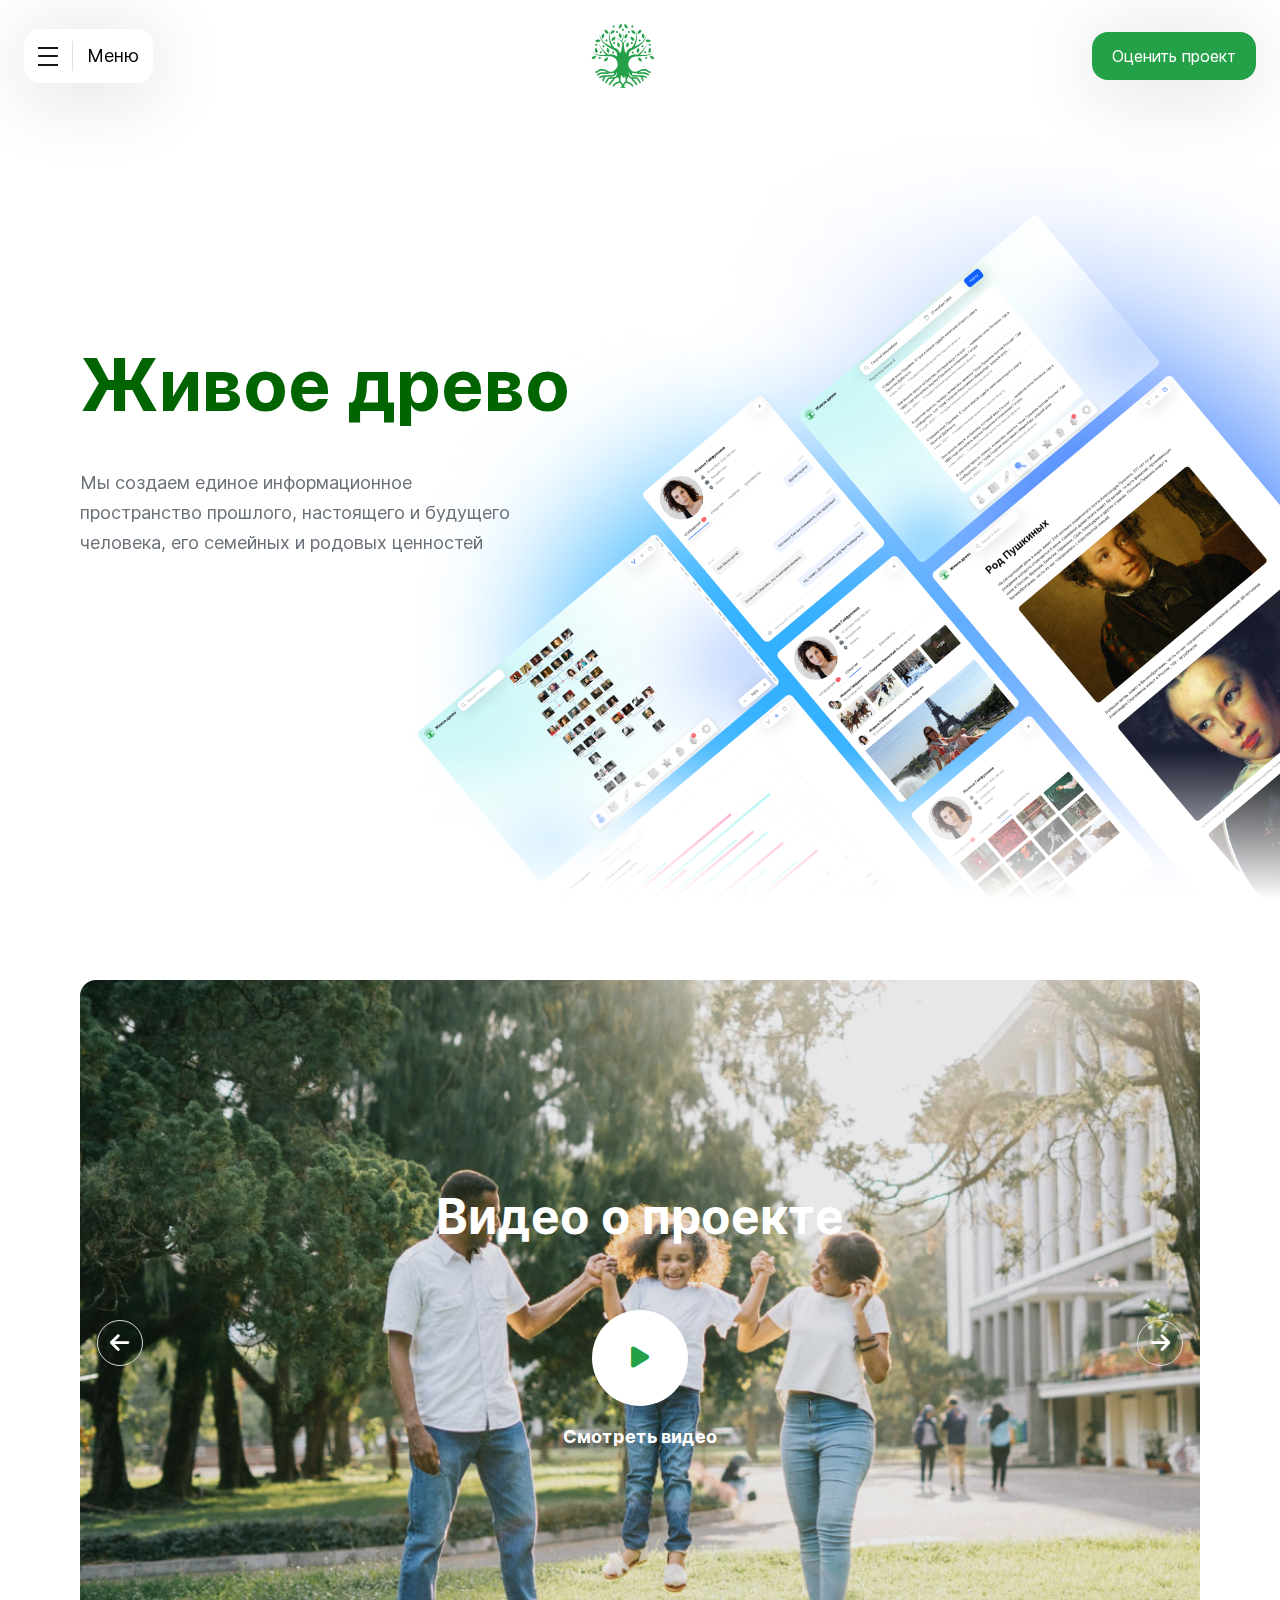
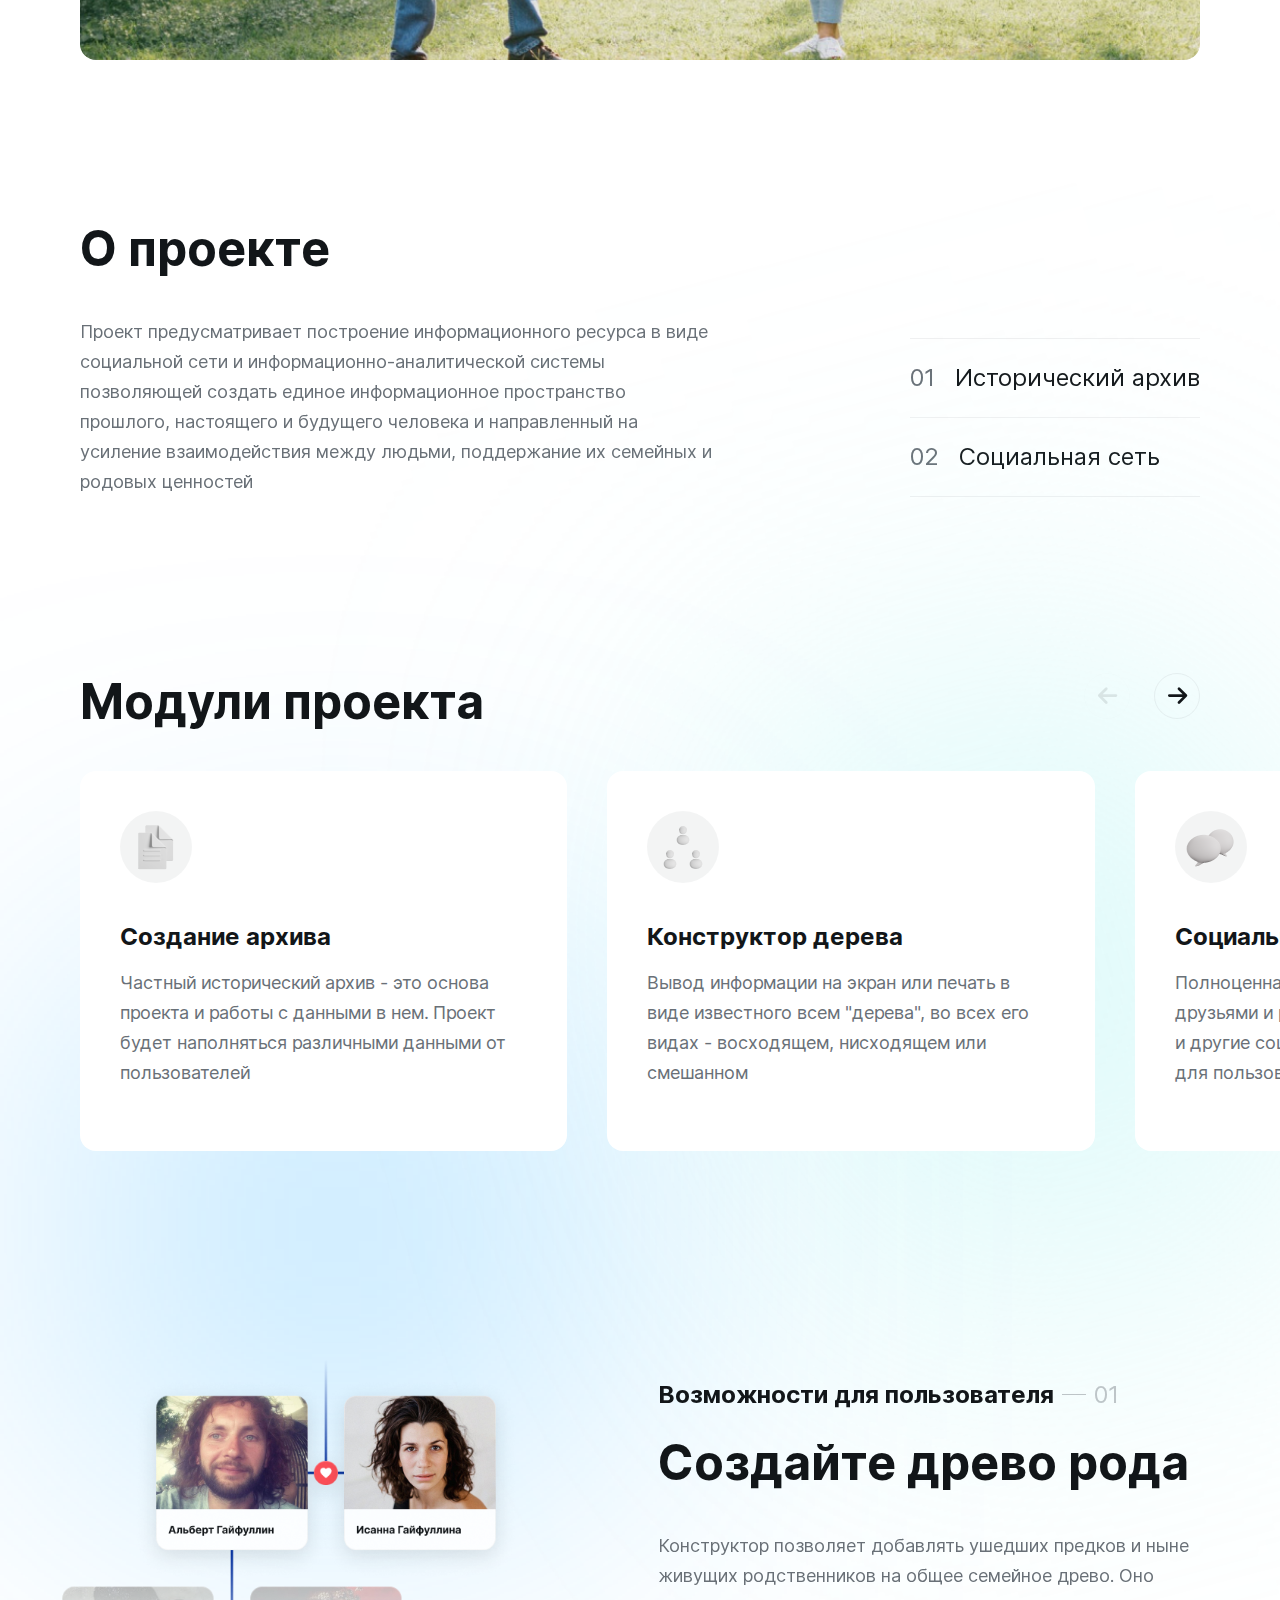
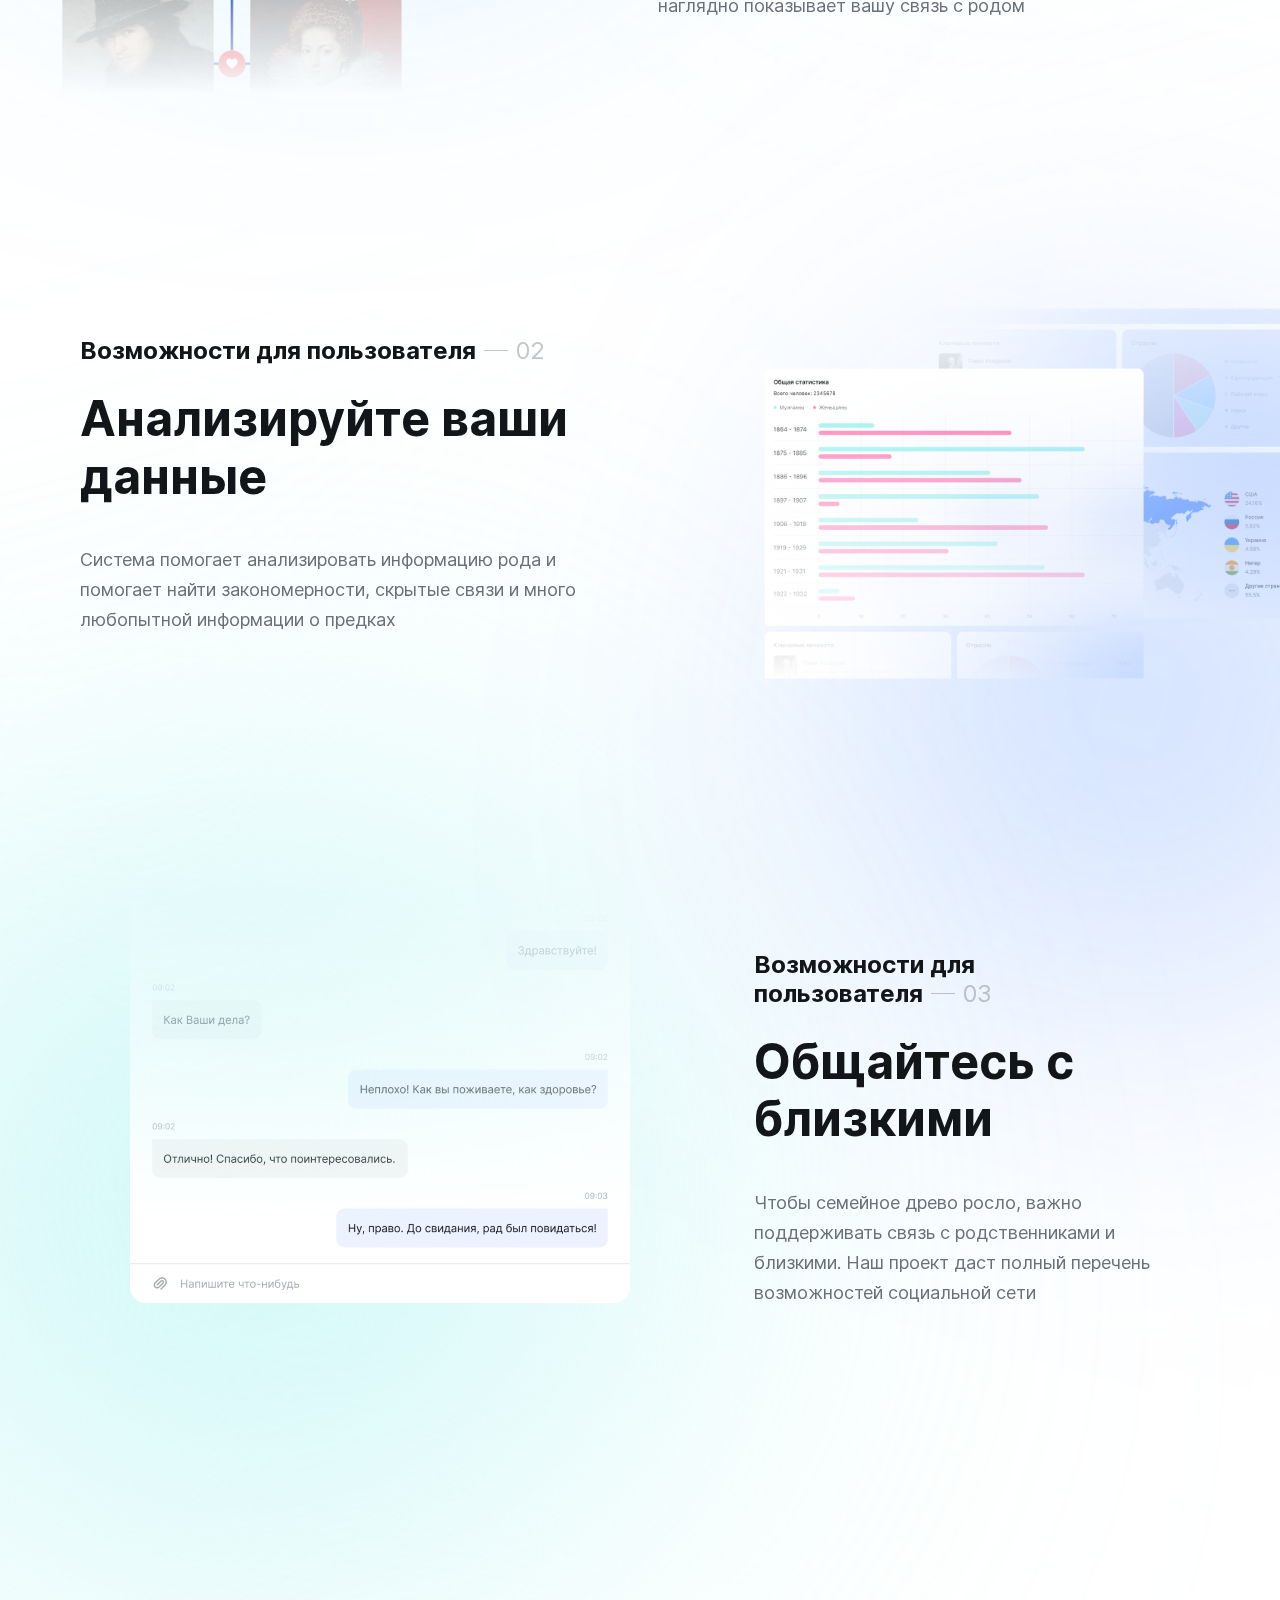
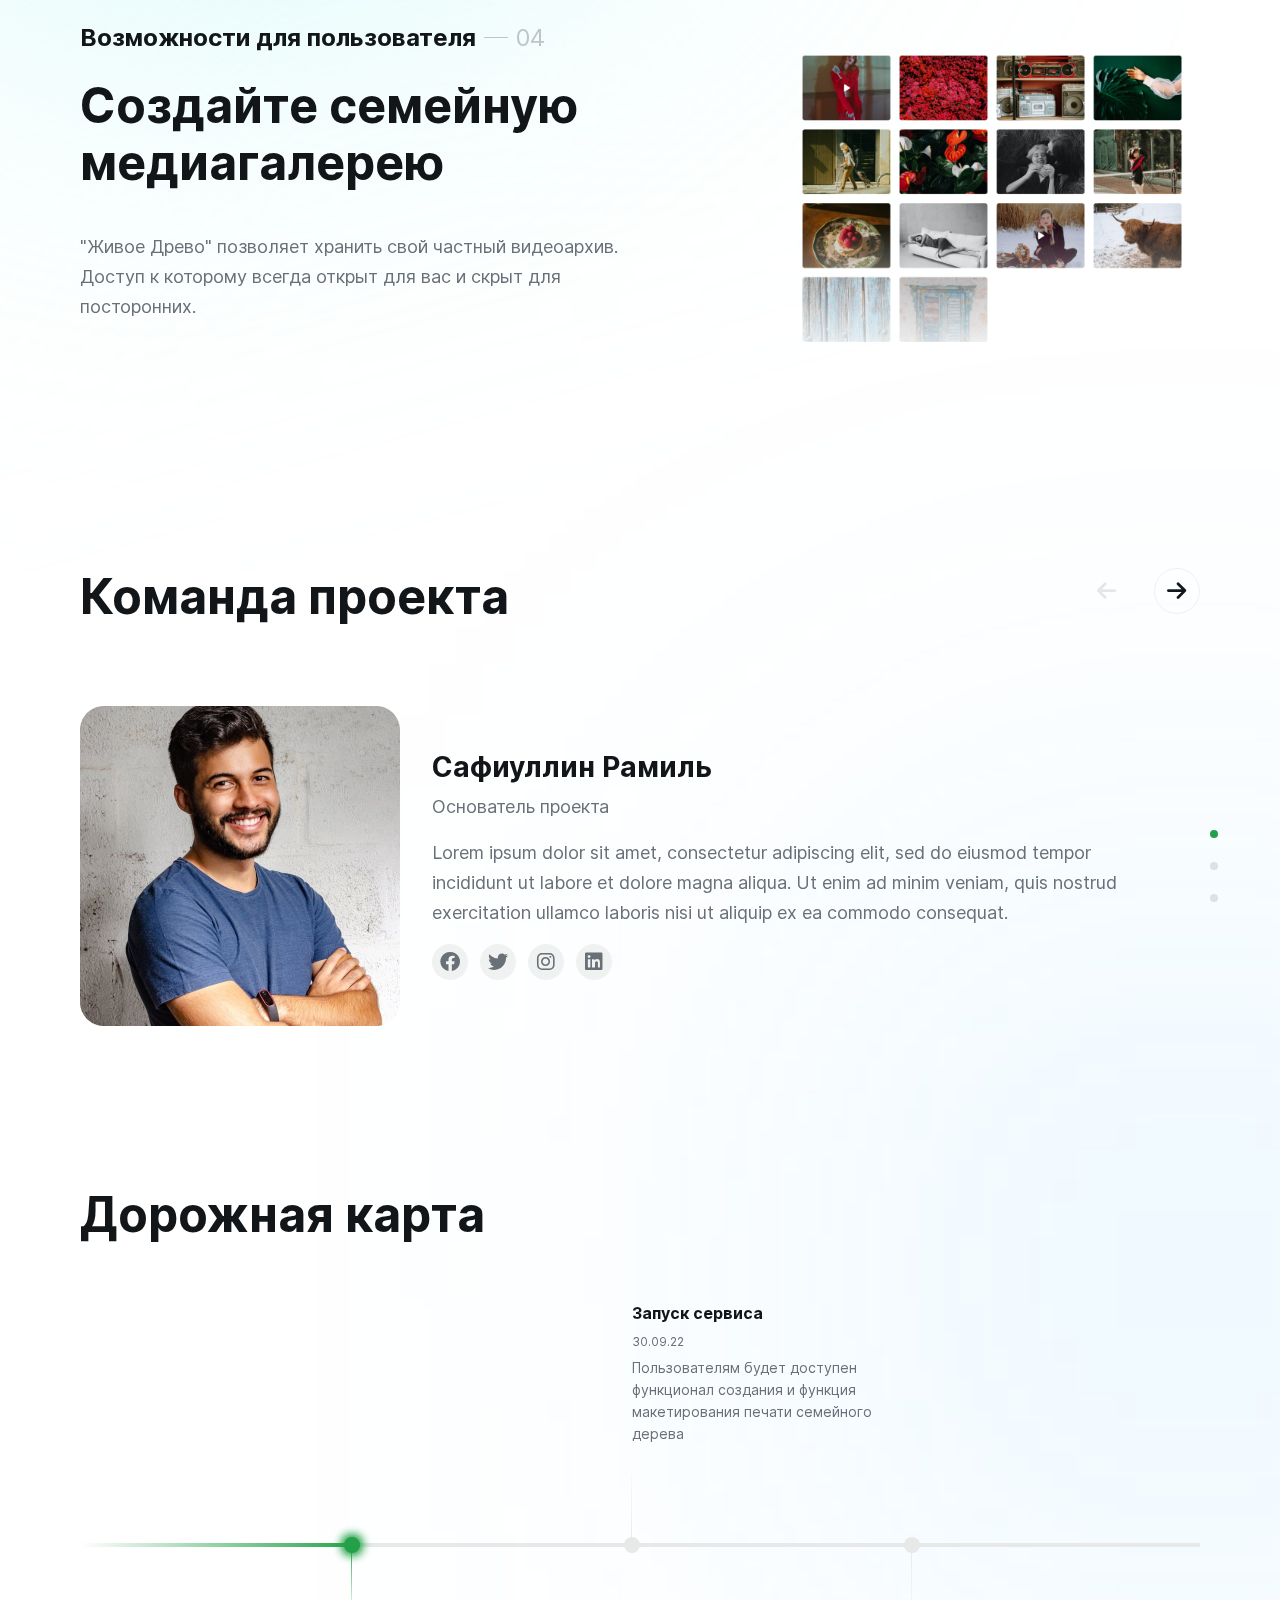
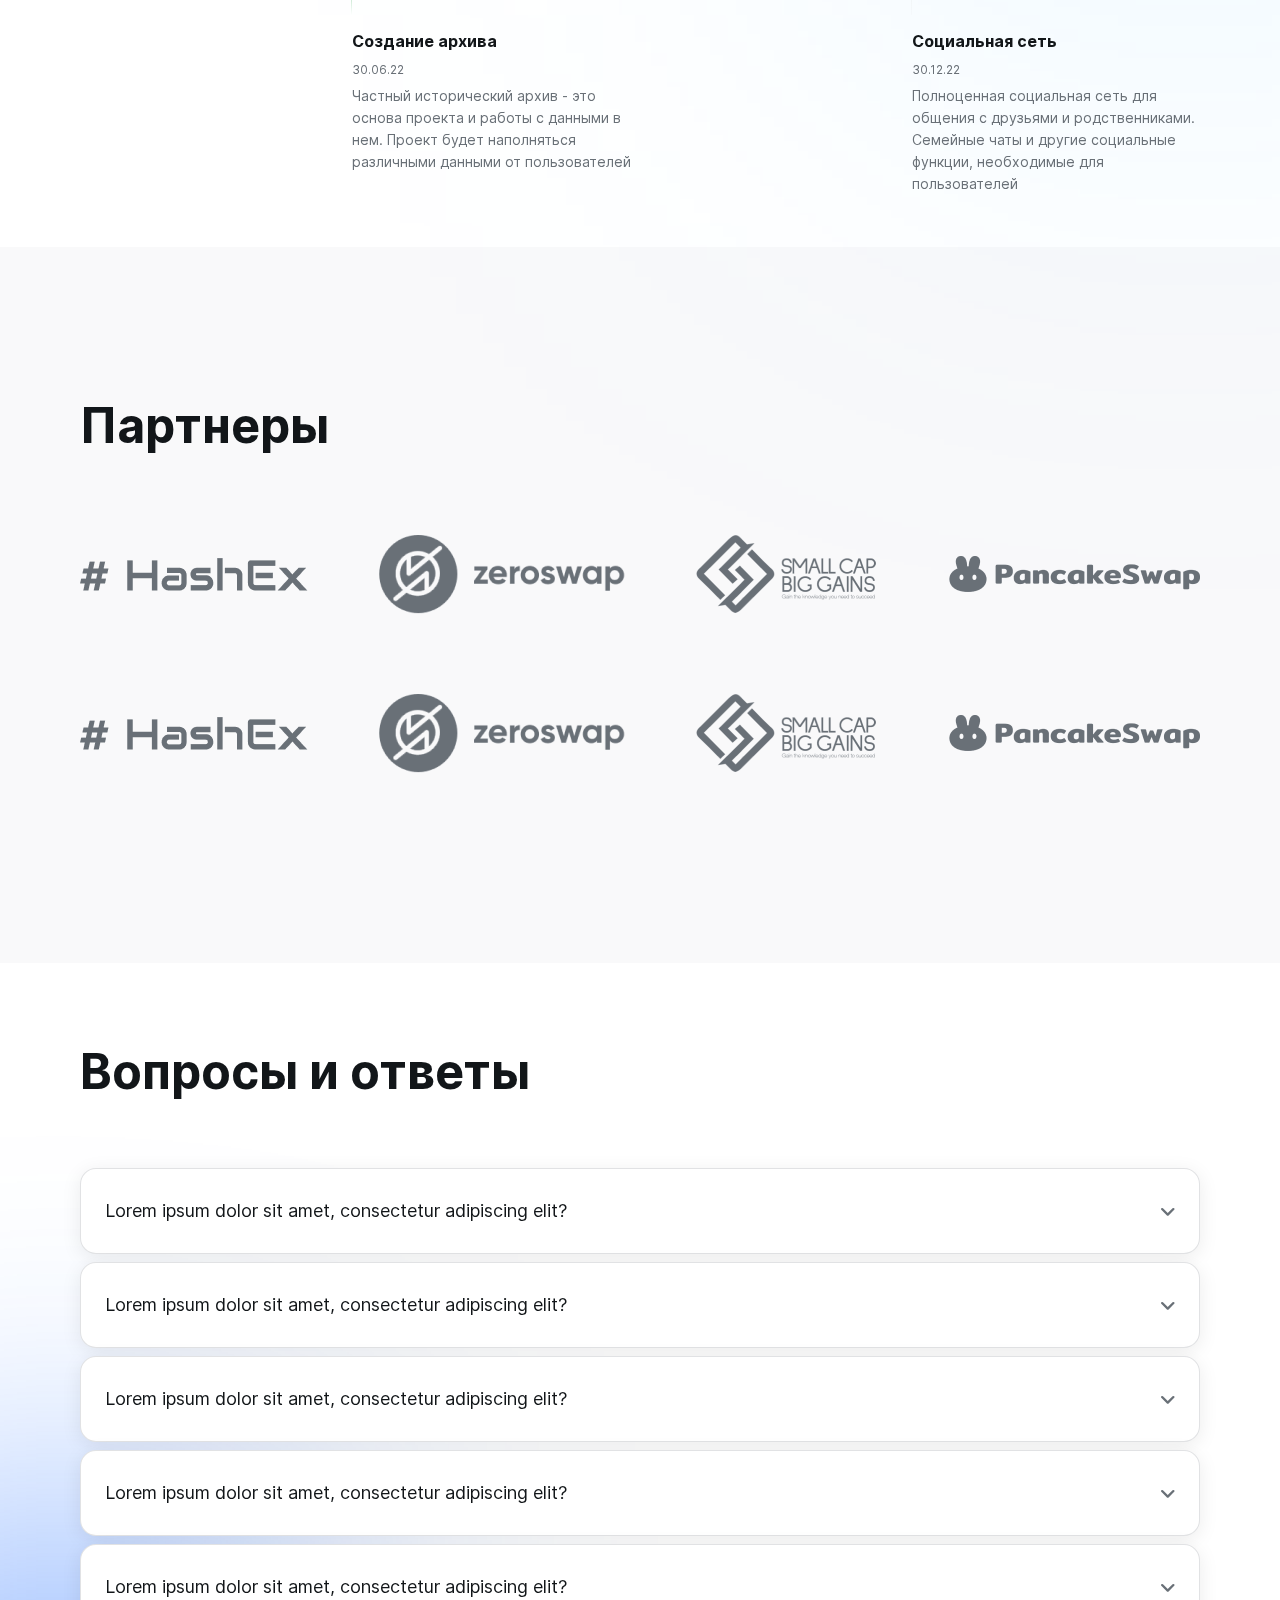
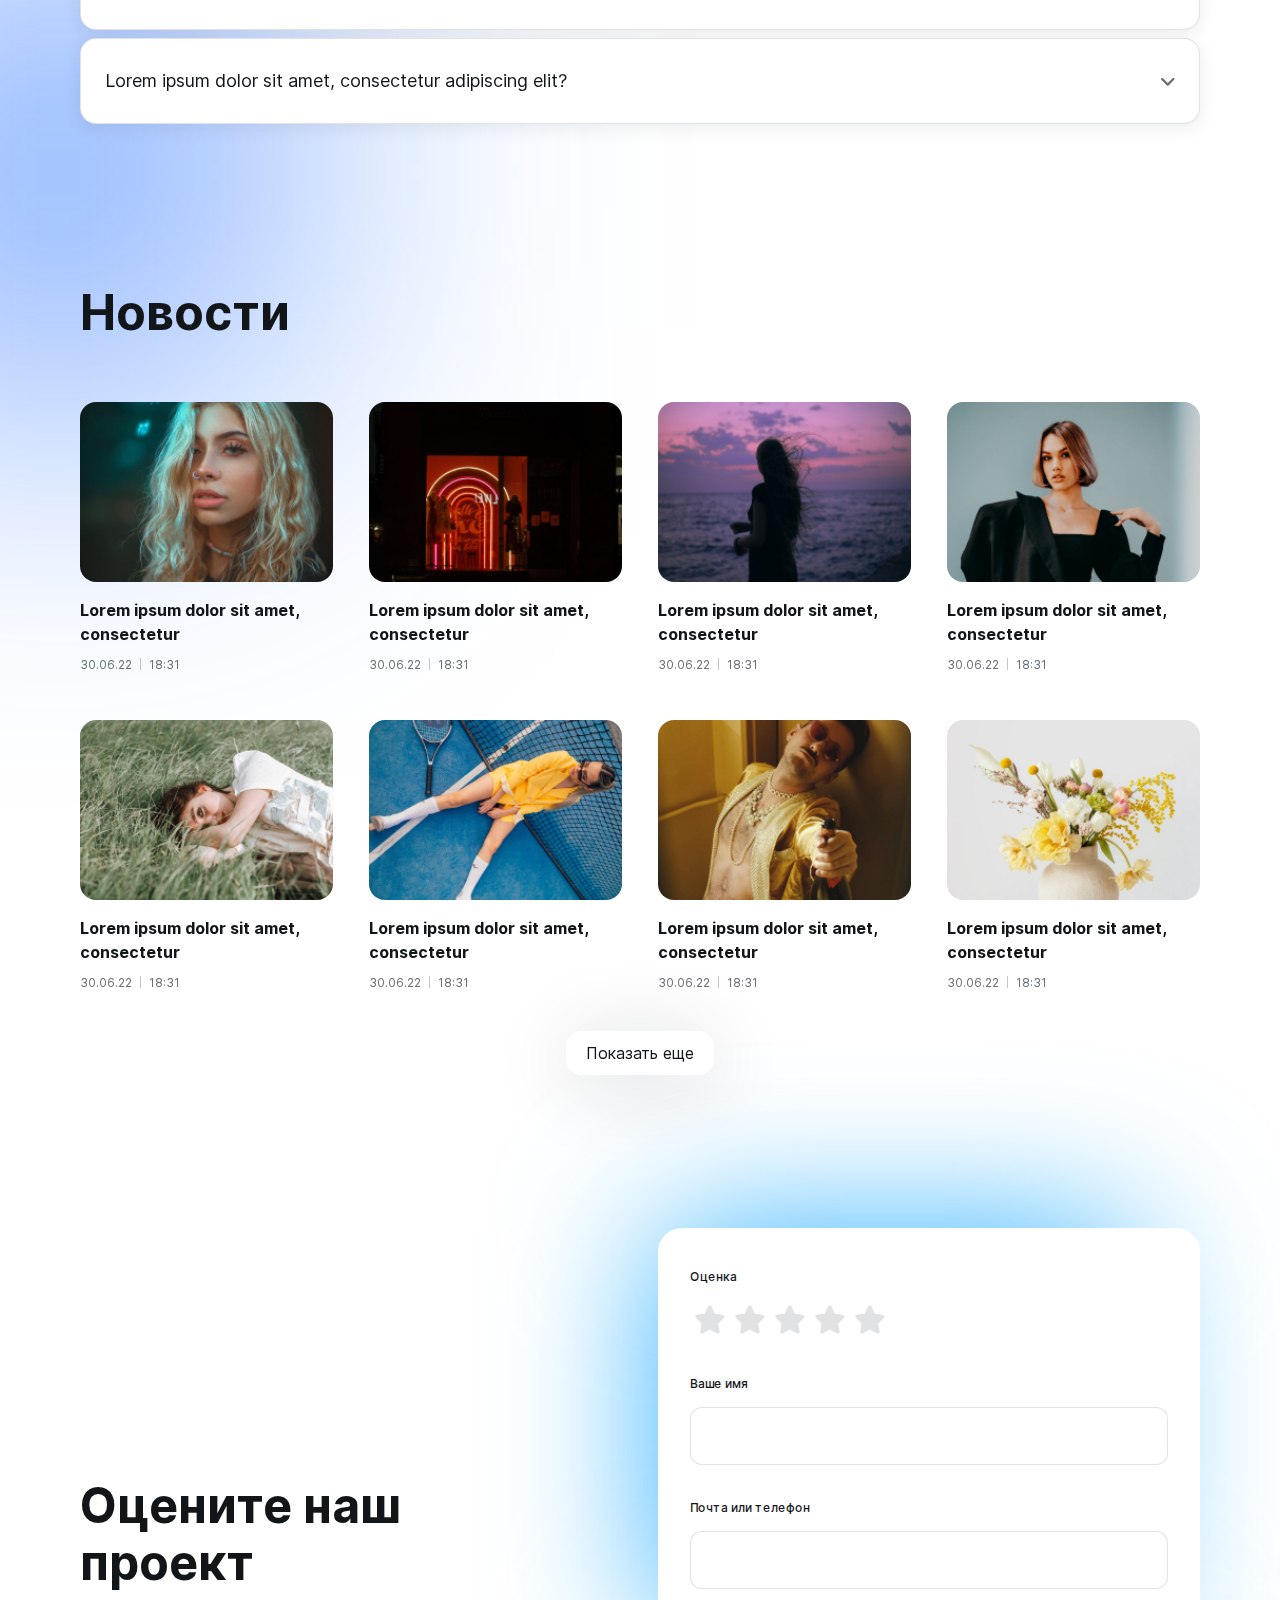
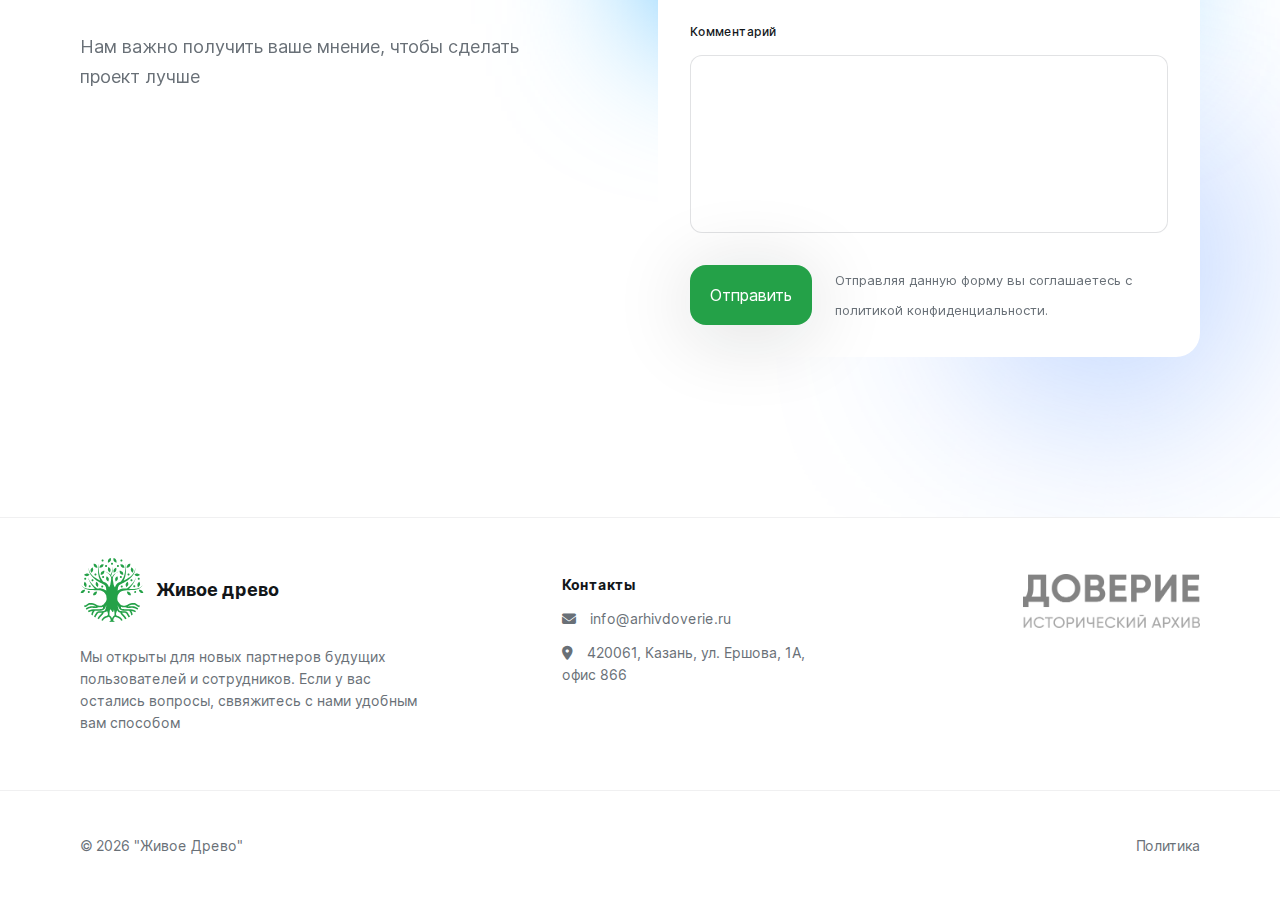
<file: index.html>
<!DOCTYPE html>
<html>

<head>

	<meta charset="utf-8">
	<!-- <base href="/"> -->

	<title>«Живое древо» - частный исторический архив, создание семейного древа</title>
	<meta name="description" content="Проект «Живое древо» позволяет создавать семейный архив, генеалогическое древо. хранить документ и семейную медиагалерею.">
	<meta name="Keywords" content="живое древо, генеалогическое древо, личный исторический архив, семейный архив, семейная медиагалерея"> 
	<meta name="viewport"
		content="width=device-width, initial-scale=1.0, minimum-scale=1.0, maximum-scale=1.0, user-scalable=no">
	<meta name="robots" content="all" />
	
	<meta property="og:image" content="images/bg.png">
	<meta property="og:title" content="«Живое древо» - частный исторический архив, создание семейного древа"/>
	<meta property="og:description" content="Проект «Живое древо» позволяет создавать семейный архив, генеалогическое древо. хранить документ и семейную медиагалерею."/>
	<meta property="og:image" content="images/bg.png"/>
	<link rel="canonical" href="/"/>
	<link rel="icon" href="images/favicon.png">
	<link rel="stylesheet" href="libs/bootstrap/css/bootstrap-reboot.min.css">
	<link rel="stylesheet" href="libs/bootstrap/css/bootstrap-grid.min.css">
	<link rel="stylesheet" href="libs/fa/all.min.css">
	<link rel="stylesheet" href="libs/swiper/swiper-bundle.min.css">
	<link rel="stylesheet" href="libs/magnific-popup/magnific-popup.css">
	<link rel="stylesheet" href="css/main.css">
	<link rel="stylesheet" href="css/media.css">


	<script src="libs/jquery/jquery-3.6.0.min.js"></script>

	<script src="js/common.js" defer></script>
	<script src="libs/swiper/swiper-bundle.min.js"></script>
	<script src="libs/magnific-popup/jquery.magnific-popup.min.js"></script>
</head>

<body>
	<div id="preloader">
		<div id="status-img">
			<img src="images/logo.svg" alt="">
		</div>
	</div>
	<main id="main-content">
		<section class="first-screen">
			<header>
				<button class="menu-btn">
					<div class="menu-burger">
						<span></span>
					</div>
					<div class="menu-title">Меню</div>
				</button>
				<ul class="primary-menu">
					<li><a href="#about">О проекте</a></li>
					<li><a href="#modules">Модули проекта</a></li>
					<li><a href="#opportunities">Возможности</a></li>
					<li><a href="#team">Команда проекта</a></li>
					<li><a href="#roadmap">Дорожная карта</a></li>
					<li><a href="#faq">Вопросы и ответы</a></li>
					<li><a href="#news">Новости</a></li>
					<li class="hide-on-desk"><a href="#rate">Оценить проект</a></li>
					<li class="lang">
						
						<ul>
							<li><a href="#">RU</a></li>
							<li><a href="#">ENG</a></li>
							<li><a href="#">TAT</a></li>
						</ul>
					</li>
				</ul>
				<a href="/" class="logotype">
					<img src="images/logo.svg" alt="">
				</a>
				<a href="#rate" class="main-btn hide-on-mob">Оценить проект</a>
			</header>
			<div class="container">
				<div class="row">
					<div class="col-lg-7">
						<div class="title-wrap">
							<h1>Живое древо</h1>
							<p>Мы создаем единое информационное пространство прошлого, настоящего и будущего человека,
								его
								семейных и родовых ценностей</p>
						</div>
					</div>
				</div>
			</div>
			</div>
			</div>
		</section>

		<section class="promo-video">
			<div class="container">
				<div class="row no-gutters-sm">
					<div class="col-12 relative">
						<div class="video-prev modules-btn"><i class="fa-solid fa-arrow-left"></i></div>
						<div class="video-next modules-btn"><i class="fa-solid fa-arrow-right"></i></div>
						<div id="video-carousel">
							<div class="swiper-wrapper video-gallery">
								<div class="swiper-slide">
									<div class="video-wrap" style="background-image: url('images/tree.jpg');">
										<h2>Видео о проекте</h2>
										<div class="play-btn">
											<a href="http://www.youtube.com/watch?v=rWeYwwuNSV0"><i
													class="fa-solid fa-play"></i></a>
											<span>Смотреть видео</span>
										</div>
									</div>
								</div>
								<div class="swiper-slide">
									<div class="video-wrap" style="background-image: url('images/tree.jpg');">
										<h2>Видео о проекте</h2>
										<div class="play-btn">
											<a href="http://www.youtube.com/watch?v=rWeYwwuNSV0"><i
													class="fa-solid fa-play"></i></a>
											<span>Смотреть видео</span>
										</div>
									</div>
								</div>
							</div>
						</div>
					</div>
				</div>
			</div>
		</section>
		<section class="about" id="about">
			<div class="container">
				<div class="row">
					<div class="col-md-7">
						<div class="section-text-widget">
							<h2>О проекте</h2>
							<p>Проект предусматривает построение информационного ресурса в виде социальной сети и
								информационно-аналитической системы позволяющей создать единое информационное
								пространство
								прошлого, настоящего и будущего человека и направленный на усиление взаимодействия между
								людьми, поддержание их семейных и родовых ценностей</p>
						</div>
					</div>
					<div class="offset-md-1 col-md-4">
						<nav class="about-steps">
							<ul>
								<li><span>01</span>Исторический архив</li>
								<li><span>02</span>Социальная сеть</li>
							</ul>
						</nav>
					</div>
				</div>
			</div>
		</section>
		<section class="modules" id="modules">
			<div class="container">
				<div class="row">
					<div class="col-md-9">
						<div class="section-text-widget">
							<h2>Модули проекта</h2>
						</div>
					</div>
					<div class="col-md-3">
						<div class="modules-nav">
							<div class="modules-prev modules-btn"><i class="fa-solid fa-arrow-left"></i></div>
							<div class="modules-next modules-btn"><i class="fa-solid fa-arrow-right"></i></div>
						</div>
					</div>
				</div>
				<div class="row">
					<div class="col">
						<!-- Slider main container -->
						<div class="modules-carousel">
							<!-- Additional required wrapper -->
							<div class="swiper-wrapper">
								<!-- Slides -->
								<div class="swiper-slide">
									<div class="moudule-icon">
										<img src="images/archive.png" alt="">
									</div>
									<h4>Создание архива</h4>
									<p>Частный исторический архив - это основа проекта и работы с данными в нем. Проект
										будет наполняться различными данными от пользователей</p>
								</div>
								<div class="swiper-slide">
									<div class="moudule-icon">
										<img src="images/constructor.png" alt="">
									</div>
									<h4>Конструктор дерева</h4>
									<p>Вывод информации на экран или печать в виде известного всем "дерева", во всех его
										видах - восходящем, нисходящем или смешанном</p>
								</div>
								<div class="swiper-slide">
									<div class="moudule-icon">
										<img src="images/social.png" alt="">
									</div>
									<h4>Социальная сеть</h4>
									<p>Полноценная социальная сеть для общения с друзьями и родственниками. Семейные
										чаты и другие социальные функции, необходимые для пользователей</p>
								</div>
								<div class="swiper-slide">
									<div class="moudule-icon">
										<img src="images/ai.png" alt="">
									</div>
									<h4>Искусственный интелект</h4>
									<p>Анализ данных с использованием технологий искусственного интеллекта по различным
										аспектам, как например, гендерный, профессиональный, территориального расселения
										и другим</p>
								</div>
								<div class="swiper-slide">
									<div class="moudule-icon">
										<img src="images/nft.png" alt="">
									</div>
									<h4>NFT-токены</h4>
									<p>Проект будет превращаться в метавселенную, в которой каждый пользователь сможет
										выпустить, продать или передать свои уникальные NFT</p>
								</div>
							</div>
						</div>
					</div>
				</div>
			</div>
		</section>
		<section class="users lg-section" id="opportunities">
			<div class="container">
				<div class="row">
					<div class="col-lg-5 sm-order">
						<div class="users-bg"></div>
					</div>
					<div class="col-lg-6 offset-lg-1 sm-order">
						<div class="section-text-widget">
							<h4>Возможности для пользователя<span>01</span></h4>
							<h2>Создайте древо рода</h2>
							<p>Конструктор позволяет добавлять ушедших предков и ныне живущих родственников на общее
								семейное древо. Оно наглядно показывает вашу связь с родом</p>
						</div>
					</div>
				</div>
			</div>
		</section>
		<section class="analysis lg-section">
			<div class="container">
				<div class="row">
					<div class="col-lg-6 sm-order-alt">
						<div class="section-text-widget">
							<h4>Возможности для пользователя<span>02</span></h4>
							<h2>Анализируйте ваши данные</h2>
							<p>Система помогает анализировать информацию рода и помогает найти закономерности, скрытые
								связи и много любопытной информации о предках</p>
						</div>
					</div>
					<div class="col-lg-6 sm-order-alt">
						<div class="analysis-bg"></div>
					</div>
				</div>
			</div>
		</section>
		<section class="chat lg-section">
			<div class="container">
				<div class="row">
					<div class="col-lg-6 offset-lg-1 sm-order">
						<div class="chat-bg"></div>
					</div>
					<div class="col-lg-5 sm-order">
						<div class="section-text-widget">
							<h4>Возможности для пользователя<span>03</span></h4>
							<h2>Общайтесь с близкими</h2>
							<p>Чтобы семейное древо росло, важно поддерживать связь с родственниками и близкими. Наш
								проект даст полный перечень возможностей социальной сети</p>
						</div>
					</div>
				</div>
			</div>
		</section>
		<section class="gallery lg-section">
			<div class="container">
				<div class="row">
					<div class="col-lg-6">
						<div class="section-text-widget">
							<h4>Возможности для пользователя<span>04</span></h4>
							<h2>Создайте семейную медиагалерею</h2>
							<p>"Живое Древо" позволяет хранить свой частный видеоархив. Доступ к которому всегда открыт
								для вас и скрыт для посторонних.</p>
						</div>
					</div>
					<div class="col-lg-6">
						<div class="gallery-bg"></div>
					</div>
				</div>
			</div>
		</section>
		<section class="team" id="team">
			<div class="container relative  additional-styles-carousel">
				<div class="row">
					<div class="col-8">
						<div class="section-text-widget mb-80 text-left-sm">
							<h2>Команда проекта</h2>
						</div>
					</div>
					<div class="col-4">
						<div class="modules-nav">
							<div class="team-prev modules-btn"><i class="fa-solid fa-arrow-left"></i></div>
							<div class="team-next modules-btn"><i class="fa-solid fa-arrow-right"></i></div>
						</div>
					</div>
				</div>
				<div class="row">
					<!-- Slider main container -->
					<div class="team-carousel" id="team-carousel">
						<!-- Additional required wrapper -->
						<div class="swiper-wrapper">
							<!-- Slides -->
							<div class="swiper-slide">
								<div class="team-member">
									<img src="images/team-member-1.jpg" alt="">
								</div>
								<div class="team-member-info">
									<h3>Сафиуллин Рамиль</h3>
									<p>Основатель проекта</p>
									<p class="team-desc">Lorem ipsum dolor sit amet, consectetur adipiscing elit, sed do
										eiusmod tempor incididunt ut labore et dolore magna aliqua. Ut enim ad minim
										veniam, quis nostrud exercitation ullamco laboris nisi ut aliquip ex ea commodo
										consequat.</p>
									<nav class="social-menu">
										<ul>
											<li><a href="#"><i class="fa-brands fa-facebook"></i></a></li>
											<li><a href="#"><i class="fa-brands fa-twitter"></i></a></li>
											<li><a href="#"><i class="fa-brands fa-instagram"></i></a></li>
											<li><a href="#"><i class="fa-brands fa-linkedin"></i></a></li>
										</ul>
									</nav>
								</div>

							</div>
							<div class="swiper-slide">
								<div class="team-member">
									<img src="images/team-member-1.jpg" alt="">
								</div>
								<div class="team-member-info">
									<h3>Сафиуллин Рамиль</h3>
									<p>Основатель проекта</p>
									<p class="team-desc">Lorem ipsum dolor sit amet, consectetur adipiscing elit, sed do
										eiusmod tempor incididunt ut labore et dolore magna aliqua. Ut enim ad minim
										veniam, quis nostrud exercitation ullamco laboris nisi ut aliquip ex ea commodo
										consequat.</p>
									<nav class="social-menu">
										<ul>
											<li><a href="#"><i class="fa-brands fa-facebook"></i></a></li>
											<li><a href="#"><i class="fa-brands fa-twitter"></i></a></li>
											<li><a href="#"><i class="fa-brands fa-instagram"></i></a></li>
											<li><a href="#"><i class="fa-brands fa-linkedin"></i></a></li>
										</ul>
									</nav>
								</div>
							</div>
							<div class="swiper-slide">
								<div class="team-member">
									<img src="images/team-member-1.jpg" alt="">
								</div>
								<div class="team-member-info">
									<h3>Сафиуллин Рамиль</h3>
									<p>Основатель проекта</p>
									<p class="team-desc">Lorem ipsum dolor sit amet, consectetur adipiscing elit, sed do
										eiusmod tempor incididunt ut labore et dolore magna aliqua. Ut enim ad minim
										veniam, quis nostrud exercitation ullamco laboris nisi ut aliquip ex ea commodo
										consequat.</p>
									<nav class="social-menu">
										<ul>
											<li><a href="#"><i class="fa-brands fa-facebook"></i></a></li>
											<li><a href="#"><i class="fa-brands fa-twitter"></i></a></li>
											<li><a href="#"><i class="fa-brands fa-instagram"></i></a></li>
											<li><a href="#"><i class="fa-brands fa-linkedin"></i></a></li>
										</ul>
									</nav>
								</div>
							</div>
						</div>
						<!-- If we need pagination -->
						<div class="swiper-pagination"></div>
					</div>
				</div>
			</div>
		</section>
		<section class="roadmap" id="roadmap">
			<div class="container">
				<div class="row">
					<div class="col-12">
						<div class="section-text-widget mb-80">
							<h2>Дорожная карта</h2>
						</div>
					</div>
				</div>
				<div class="row">
					<div class="col-12">
						<div class="roadmap-wrap">
							<div class="roadmap-three">
								<div class="roadmap-item active">
									<!-- empty important -->
								</div>
								<div class="roadmap-item">
									<div class="roadmap-content">
										<h4>Создание архива</h4>
										<time>30.06.22</time>
										<p>Частный исторический архив - это основа проекта и работы с данными в нем.
											Проект будет наполняться различными данными от пользователей</p>
									</div>
								</div>
								<div class="roadmap-item">
									<div class="roadmap-content">
										<h4>Запуск сервиса</h4>
										<time>30.09.22</time>
										<p>Пользователям будет доступен функционал создания и функция макетирования
											печати семейного дерева</p>
									</div>
								</div>
								<div class="roadmap-item">
									<div class="roadmap-content">
										<h4>Социальная сеть</h4>
										<time>30.12.22</time>
										<p>Полноценная социальная сеть для общения с друзьями и родственниками. Семейные
											чаты и другие социальные функции, необходимые для пользователей</p>
									</div>
								</div>

							</div>
						</div>
					</div>
				</div>
			</div>
		</section>
		<section class="parthners lg-section">
			<div class="container">
				<div class="row">
					<div class="section-text-widget">
						<h2>Партнеры</h2>
					</div>
				</div>
				<div class="row">
					<div class="col-12">
						<div class="parthners-logos">
							<img src="images/parthners/hashex.png" alt="">
							<img src="images/parthners/zeroswap.png" alt="">
							<img src="images/parthners/smallcap.png" alt="">
							<img src="images/parthners/pancakeswap.png" alt="">
						</div>
					</div>
				</div>
				<div class="row">
					<div class="col-12">
						<div class="parthners-logos">
							<img src="images/parthners/hashex.png" alt="">
							<img src="images/parthners/zeroswap.png" alt="">
							<img src="images/parthners/smallcap.png" alt="">
							<img src="images/parthners/pancakeswap.png" alt="">
						</div>
					</div>
				</div>
			</div>
		</section>
		<section class="faq" id="faq">
			<div class="container">
				<div class="row">
					<div class="col-12">
						<div class="section-text-widget mb-60">
							<h2>Вопросы и ответы</h2>
						</div>
					</div>
				</div>
				<div class="row">
					<div class="col-12">
						<div class="faq-accordion">
							<div class="faq-accordion-item">
								<div class="toggle-accordion">
									Lorem ipsum dolor sit amet, consectetur adipiscing elit?
								</div>
								<div class="toggle-accordion-content">
									Lorem ipsum dolor sit amet, consectetur adipiscing elit, sed do eiusmod tempor
									incididunt ut labore et dolore magna aliqua. Ut enim ad minim veniam, quis nostrud
									exercitation ullamco laboris nisi ut aliquip.
								</div>
							</div>
							<div class="faq-accordion-item">
								<div class="toggle-accordion">
									Lorem ipsum dolor sit amet, consectetur adipiscing elit?
								</div>
								<div class="toggle-accordion-content">
									Lorem ipsum dolor sit amet, consectetur adipiscing elit, sed do eiusmod tempor
									incididunt ut labore et dolore magna aliqua. Ut enim ad minim veniam, quis nostrud
									exercitation ullamco laboris nisi ut aliquip.
								</div>
							</div>
							<div class="faq-accordion-item">
								<div class="toggle-accordion">
									Lorem ipsum dolor sit amet, consectetur adipiscing elit?
								</div>
								<div class="toggle-accordion-content">
									Lorem ipsum dolor sit amet, consectetur adipiscing elit, sed do eiusmod tempor
									incididunt ut labore et dolore magna aliqua. Ut enim ad minim veniam, quis nostrud
									exercitation ullamco laboris nisi ut aliquip.
								</div>
							</div>
							<div class="faq-accordion-item">
								<div class="toggle-accordion">
									Lorem ipsum dolor sit amet, consectetur adipiscing elit?
								</div>
								<div class="toggle-accordion-content">
									Lorem ipsum dolor sit amet, consectetur adipiscing elit, sed do eiusmod tempor
									incididunt ut labore et dolore magna aliqua. Ut enim ad minim veniam, quis nostrud
									exercitation ullamco laboris nisi ut aliquip.
								</div>
							</div>
							<div class="faq-accordion-item">
								<div class="toggle-accordion">
									Lorem ipsum dolor sit amet, consectetur adipiscing elit?
								</div>
								<div class="toggle-accordion-content">
									Lorem ipsum dolor sit amet, consectetur adipiscing elit, sed do eiusmod tempor
									incididunt ut labore et dolore magna aliqua. Ut enim ad minim veniam, quis nostrud
									exercitation ullamco laboris nisi ut aliquip.
								</div>
							</div>
							<div class="faq-accordion-item">
								<div class="toggle-accordion">
									Lorem ipsum dolor sit amet, consectetur adipiscing elit?
								</div>
								<div class="toggle-accordion-content">
									Lorem ipsum dolor sit amet, consectetur adipiscing elit, sed do eiusmod tempor
									incididunt ut labore et dolore magna aliqua. Ut enim ad minim veniam, quis nostrud
									exercitation ullamco laboris nisi ut aliquip.
								</div>
							</div>
						</div>
					</div>
				</div>
			</div>
		</section>
		<section class="news" id="news">
			<div class="container">
				<div class="row">
					<div class="col-12">
						<div class="section-text-widget mb-60">
							<h2>Новости</h2>
						</div>
					</div>
				</div>
				<div class="row">
					<div class="col-lg-3">
						<a href="#" class="news-item">
							<div class="news-thumbnail">
								<img src="images/news/news1.jpg" alt="">
							</div>
							<h4>Lorem ipsum dolor sit amet, consectetur</h4>
							<div class="news-date">
								<time>30.06.22</time>
								<time>18:31</time>
							</div>
						</a>
					</div>
					<div class="col-lg-3">
						<a href="#" class="news-item">
							<div class="news-thumbnail">
								<img src="images/news/news2.jpg" alt="">
							</div>
							<h4>Lorem ipsum dolor sit amet, consectetur</h4>
							<div class="news-date">
								<time>30.06.22</time>
								<time>18:31</time>
							</div>
						</a>
					</div>
					<div class="col-lg-3">
						<a href="#" class="news-item">
							<div class="news-thumbnail">
								<img src="images/news/news3.jpg" alt="">
							</div>
							<h4>Lorem ipsum dolor sit amet, consectetur</h4>
							<div class="news-date">
								<time>30.06.22</time>
								<time>18:31</time>
							</div>
						</a>
					</div>
					<div class="col-lg-3">
						<a href="#" class="news-item">
							<div class="news-thumbnail">
								<img src="images/news/news4.jpg" alt="">
							</div>
							<h4>Lorem ipsum dolor sit amet, consectetur</h4>
							<div class="news-date">
								<time>30.06.22</time>
								<time>18:31</time>
							</div>
						</a>
					</div>
					<div class="col-lg-3">
						<a href="#" class="news-item">
							<div class="news-thumbnail">
								<img src="images/news/news5.jpg" alt="">
							</div>
							<h4>Lorem ipsum dolor sit amet, consectetur</h4>
							<div class="news-date">
								<time>30.06.22</time>
								<time>18:31</time>
							</div>
						</a>
					</div>
					<div class="col-lg-3">
						<a href="#" class="news-item">
							<div class="news-thumbnail">
								<img src="images/news/news6.jpg" alt="">
							</div>
							<h4>Lorem ipsum dolor sit amet, consectetur</h4>
							<div class="news-date">
								<time>30.06.22</time>
								<time>18:31</time>
							</div>
						</a>
					</div>
					<div class="col-lg-3">
						<a href="#" class="news-item">
							<div class="news-thumbnail">
								<img src="images/news/news7.jpg" alt="">
							</div>
							<h4>Lorem ipsum dolor sit amet, consectetur</h4>
							<div class="news-date">
								<time>30.06.22</time>
								<time>18:31</time>
							</div>
						</a>
					</div>
					<div class="col-lg-3">
						<a href="#" class="news-item">
							<div class="news-thumbnail">
								<img src="images/news/news8.jpg" alt="">
							</div>
							<h4>Lorem ipsum dolor sit amet, consectetur</h4>
							<div class="news-date">
								<time>30.06.22</time>
								<time>18:31</time>
							</div>
						</a>
					</div>
				</div>
				<div class="show-more-content">
					<div class="row">
						<div class="col-lg-3">
							<a href="#" class="news-item">
								<div class="news-thumbnail">
									<img src="images/news/news5.jpg" alt="">
								</div>
								<h4>Lorem ipsum dolor sit amet, consectetur</h4>
								<div class="news-date">
									<time>30.06.22</time>
									<time>18:31</time>
								</div>
							</a>
						</div>
						<div class="col-lg-3">
							<a href="#" class="news-item">
								<div class="news-thumbnail">
									<img src="images/news/news6.jpg" alt="">
								</div>
								<h4>Lorem ipsum dolor sit amet, consectetur</h4>
								<div class="news-date">
									<time>30.06.22</time>
									<time>18:31</time>
								</div>
							</a>
						</div>
						<div class="col-lg-3">
							<a href="#" class="news-item">
								<div class="news-thumbnail">
									<img src="images/news/news7.jpg" alt="">
								</div>
								<h4>Lorem ipsum dolor sit amet, consectetur</h4>
								<div class="news-date">
									<time>30.06.22</time>
									<time>18:31</time>
								</div>
							</a>
						</div>
					</div>
				</div>

				<div class="row">
					<div class="col-12 text-center">
						<a href="#" class="alt-btn button-middle mt-20 show-more">Показать еще</a>
					</div>
				</div>
			</div>
		</section>
		<section class="contact" id="rate">
			<div class="container">
				<div class="row align-items-center">
					<div class="col-lg-5">
						<div class="section-text-widget">
							<h2>Оцените наш проект</h2>
							<p>Нам важно получить ваше мнение, чтобы сделать проект лучше</p>
						</div>
					</div>
					<div class="offset-lg-1 col-lg-6">
						<form action="/" class="contact-form">
							<div class="rating-form">
								<label>Оценка</label>
								<div class="form-group">
									<input class="star1 radioBtnStar" type="radio" name="comment[rating]" value="1"
										required>
									<label for="star1"><i class="starPicker starIcon1 fa fa-star"></i></label>

									<input class="star2 radioBtnStar" type="radio" name="comment[rating]" value="2">
									<label for="star2"><i class="starPicker starIcon2 fa fa-star"></i></label>

									<input class="star3 radioBtnStar" type="radio" name="comment[rating]" value="3">
									<label for="star3"><i class="starPicker starIcon3 fa fa-star"></i></label>

									<input class="star4 radioBtnStar" type="radio" name="comment[rating]" value="4">
									<label for="star4"><i class="starPicker starIcon4 fa fa-star"></i></label>

									<input class="star5 radioBtnStar" type="radio" name="comment[rating]" value="5">
									<label for="star5"><i class="starPicker starIcon5 fa fa-star"></i></label>
								</div>
							</div>
							<div class="form-inputs">
								<label for="name">Ваше имя</label>
								<input type="text" id="name">
								<label for="numbers">Почта или телефон</label>
								<input type="text" id="numbers">
								<label for="comment">Комментарий</label>
								<textarea name="" id="comment" cols="30" rows="5"></textarea>
							</div>
							<div class="form-group submit-items">
								<button type="submit" class="main-btn">Отправить</button>
								<span>Отправляя данную форму вы соглашаетесь с политикой конфиденциальности.</span>
							</div>
						</form>
					</div>
				</div>
			</div>
		</section>
		<footer>
			<div class="container">
				<div itemscope itemtype="http://schema.org/Organization"></div>
				<div class="row">
					<div class="col-md-4">
						<div class="footer-widget">
							<a href="#" class="logotype">
								<img src="images/logo.svg" alt="">
								<span itemprop="name">Живое древо</span>
							</a>
							<p>Мы открыты для новых партнеров будущих пользователей и сотрудников. Если у вас остались
								вопросы, сввяжитесь с нами удобным вам способом</p>
						</div>
					</div>
					<div class="offset-md-1 col-md-3">
						<div class="footer-widget">
							<div class="widget-title">
								Контакты
							</div>
							<nav class="widget-menu">
								<ul itemprop="address" itemscope itemtype="http://schema.org/PostalAddress">
									<li><a href="mailto:info@arhivdoverie.ru"><i class="fa fa-envelope"></i><span itemprop="email">info@arhivdoverie.ru</span></a></li>
									<li><i class="fa-solid fa-location-dot"></i><span itemprop="postalCode">420061</span>, <span itemprop="addressLocality">Казань</span>, <span itemprop="streetAddress">ул. Ершова, 1А, офис 866</span></li>
								</ul>
							</nav>
						</div>
					</div>
					<div class="offset-md-1 col-md-3">
						<div class="footer-widget">
							 <div class="footer-widget-image">
								 <a href="https://arhivdoverie.ru" target="_blank">
									<img src="images/logo-text.png" alt="">
								 </a>
							 </div>
						</div>
					</div>
				</div>
				</div>
			</div>
		</footer>
		<div class="copyrights">
			<div class="container">
				<div class="row">
					<div class="col-12">
						<div class="copyrights-widgets">
							<div class="copyright-widget">
								© <span id="copyright-year"></span> "Живое Древо"
							</div>
							<div class="copyright-widget">
								<ul>
									<li><a href="/upload/policy.pdf" target="_blank">Политика</a></li>
								</ul>
							</div>
						</div>
					</div>
				</div>
			</div>
		</div>
	</main>
</body>

</html>
</file>
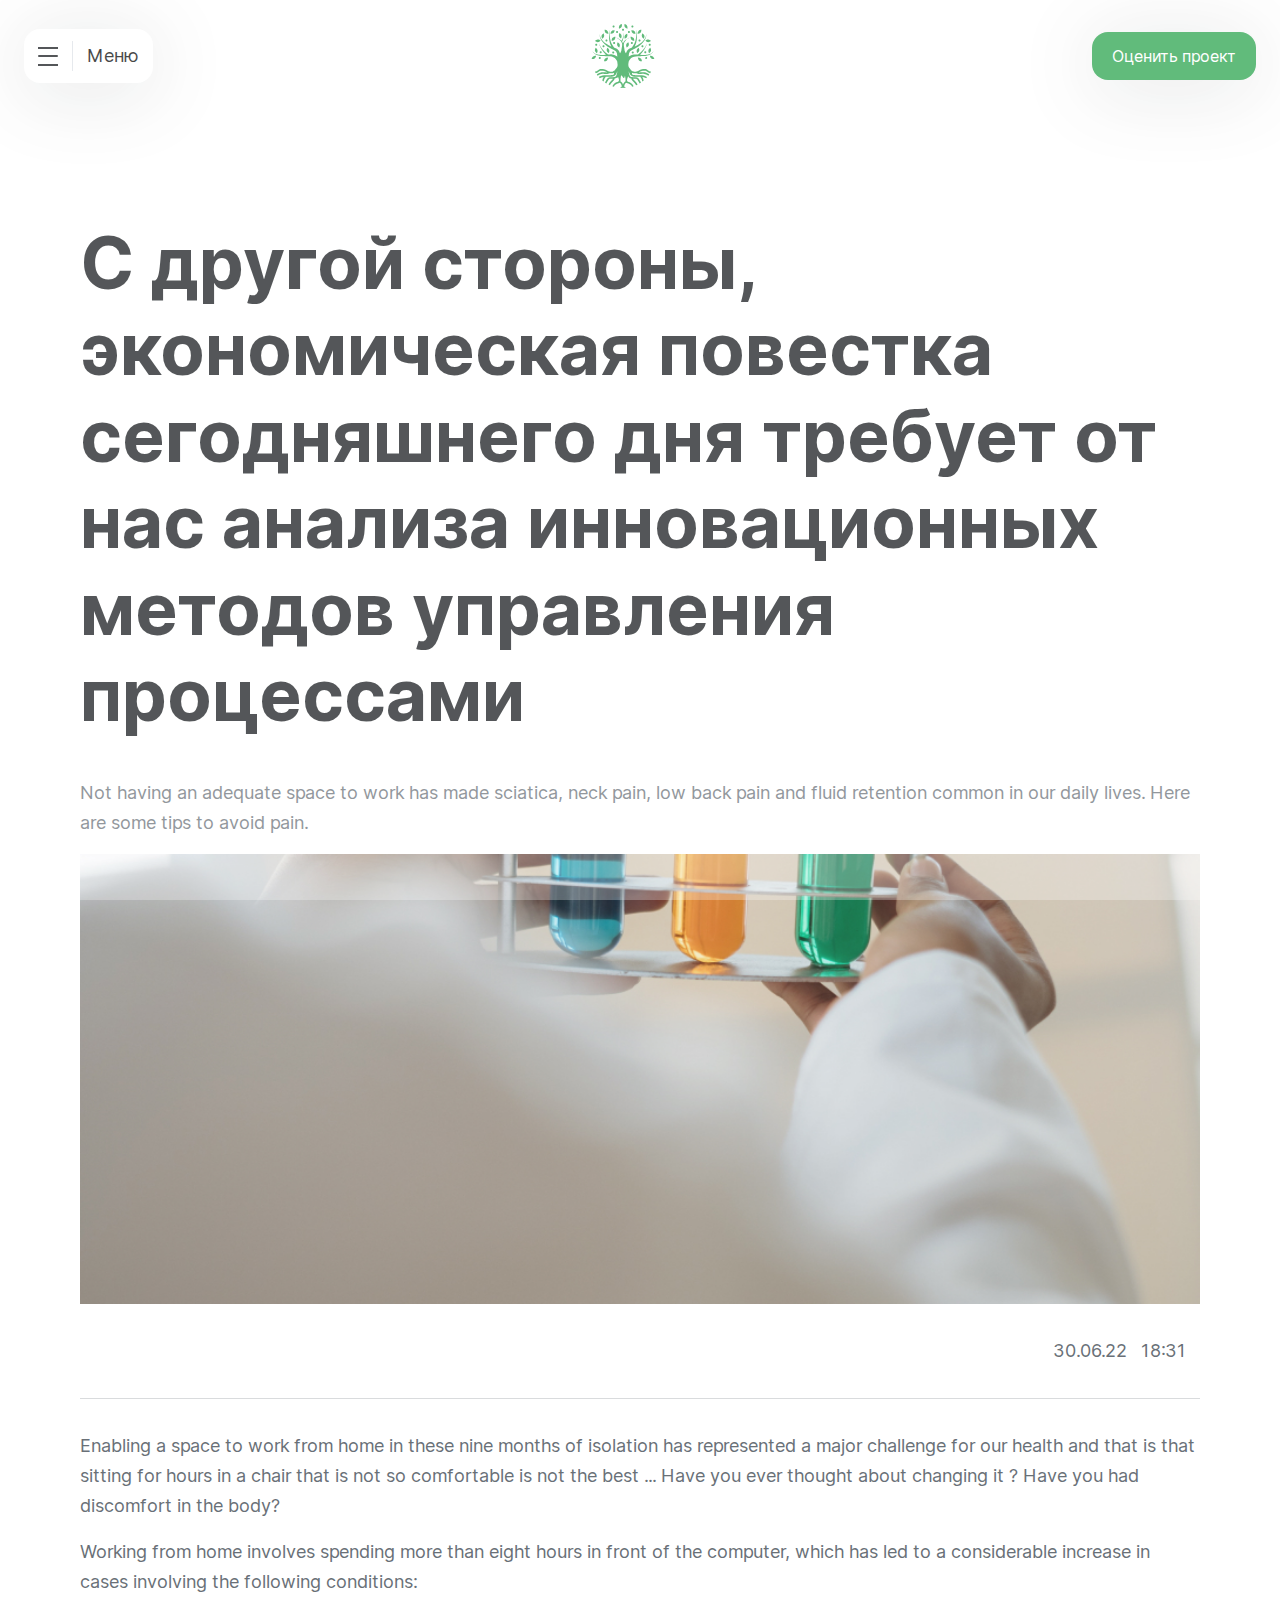
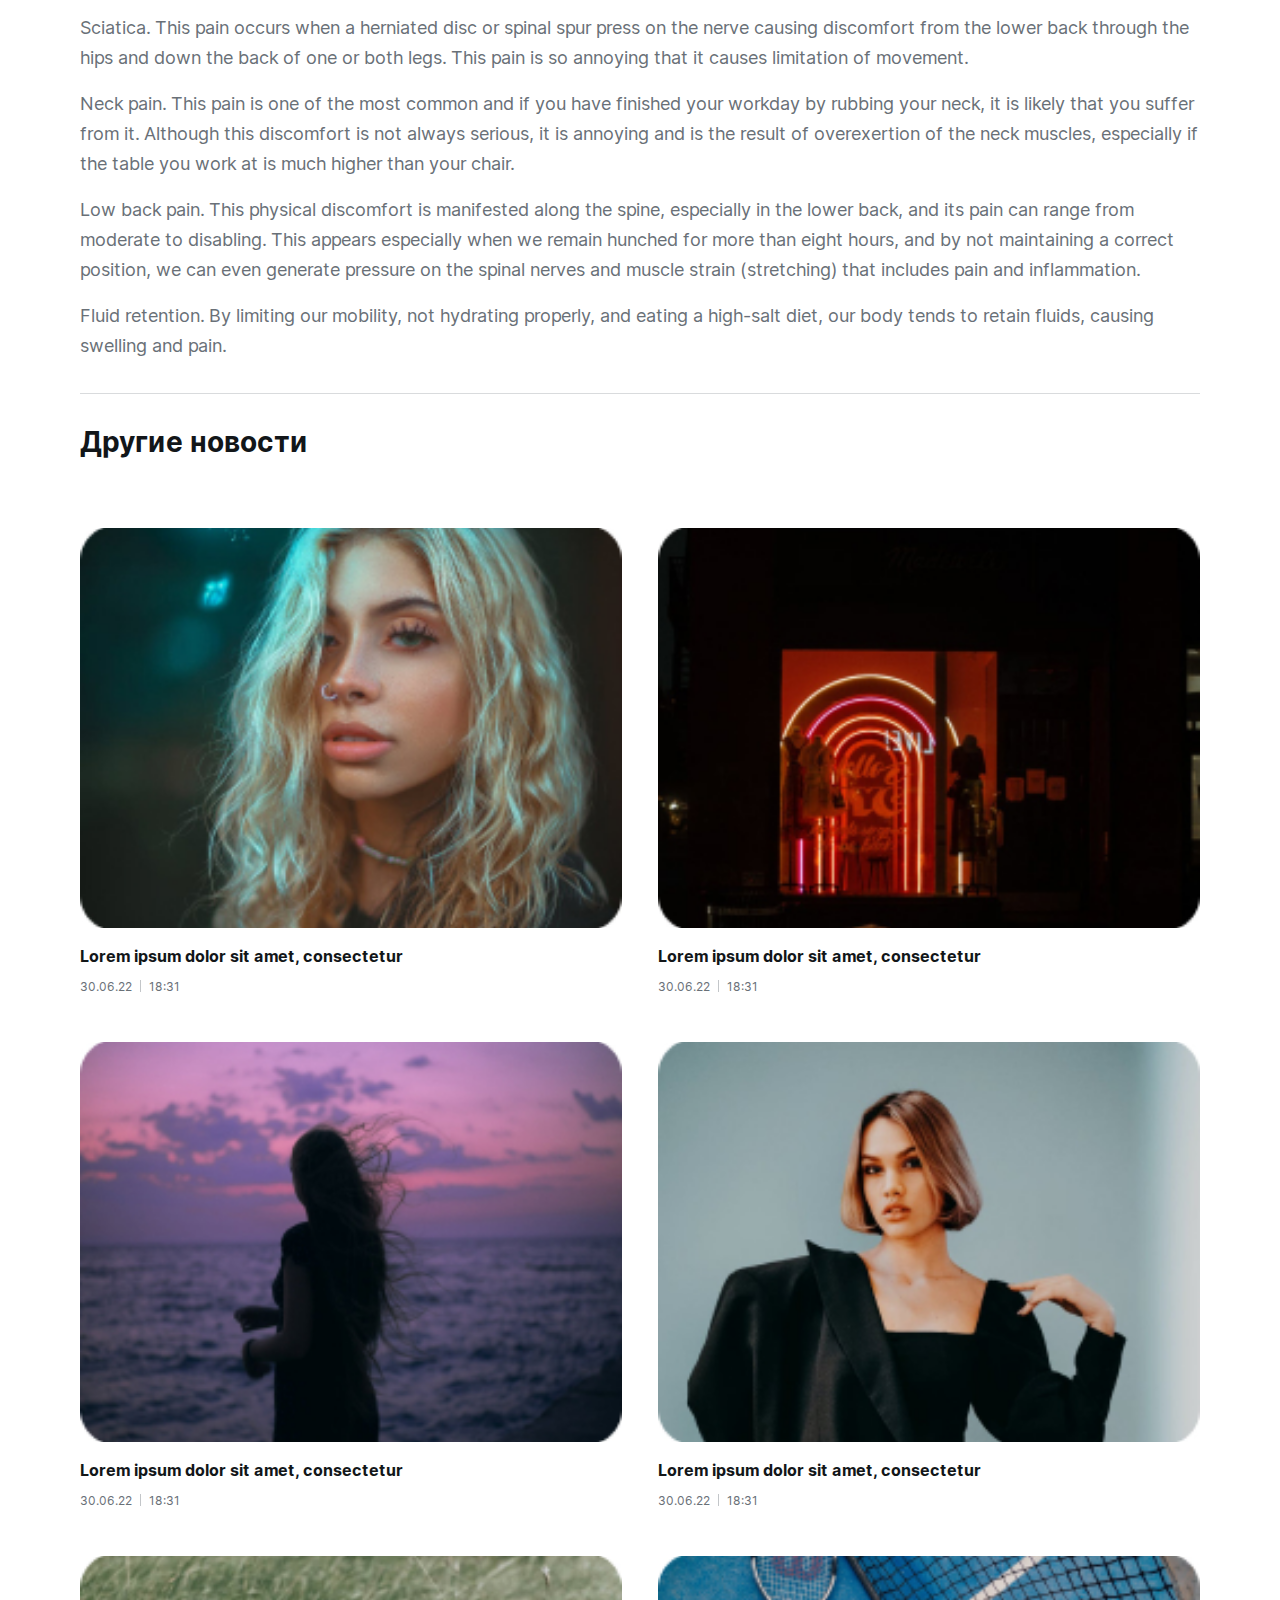
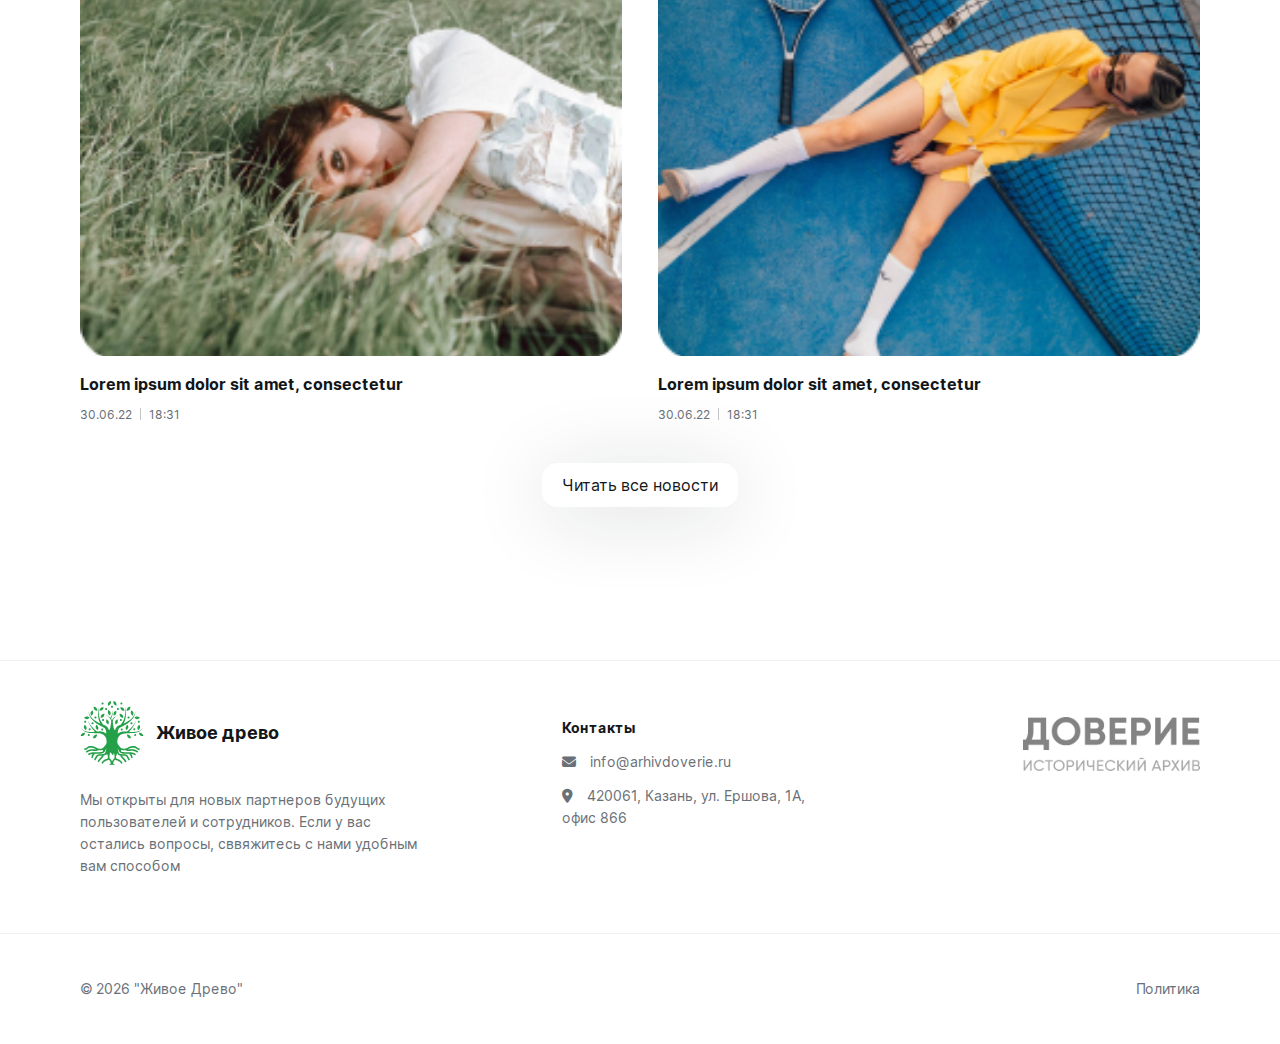
<file: news-single.html>
<!DOCTYPE html>
<html>

<head>

	<meta charset="utf-8">
	<!-- <base href="/"> -->

	<title>«Живое древо» - частный исторический архив, создание семейного древа</title>
	<meta name="description" content="Проект «Живое древо» позволяет создавать семейный архив, генеалогическое древо. хранить документ и семейную медиагалерею.">
	<meta name="Keywords" content="живое древо, генеалогическое древо, личный исторический архив, семейный архив, семейная медиагалерея"> 
	<meta name="viewport"
		content="width=device-width, initial-scale=1.0, minimum-scale=1.0, maximum-scale=1.0, user-scalable=no">
	<meta name="robots" content="all" />
	
	<meta property="og:image" content="images/bg.png">
	<meta property="og:title" content="«Живое древо» - частный исторический архив, создание семейного древа"/>
	<meta property="og:description" content="Проект «Живое древо» позволяет создавать семейный архив, генеалогическое древо. хранить документ и семейную медиагалерею."/>
	<meta property="og:image" content="images/bg.png"/>
	<link rel="canonical" href="/"/>
	<link rel="icon" href="images/favicon.png">
	<link rel="stylesheet" href="libs/bootstrap/css/bootstrap-reboot.min.css">
	<link rel="stylesheet" href="libs/bootstrap/css/bootstrap-grid.min.css">
	<link rel="stylesheet" href="libs/fa/all.min.css">
	<link rel="stylesheet" href="libs/swiper/swiper-bundle.min.css">
	<link rel="stylesheet" href="libs/magnific-popup/magnific-popup.css">
	<link rel="stylesheet" href="css/main.css">
	<link rel="stylesheet" href="css/media.css">


	<script src="libs/jquery/jquery-3.6.0.min.js"></script>

	<script src="js/common.js" defer></script>
	<script src="libs/swiper/swiper-bundle.min.js"></script>
	<script src="libs/magnific-popup/jquery.magnific-popup.min.js"></script>
</head>

<body>
	<div id="preloader">
		<div id="status-img">
			<img src="images/logo.svg" alt="">
		</div>
	</div>
	<main id="main-content">
			<header>
				<button class="menu-btn">
					<div class="menu-burger">
						<span></span>
					</div>
					<div class="menu-title">Меню</div>
				</button>
				<ul class="primary-menu">
					<li><a href="#about">О проекте</a></li>
					<li><a href="#modules">Модули проекта</a></li>
					<li><a href="#opportunities">Возможности</a></li>
					<li><a href="#team">Команда проекта</a></li>
					<li><a href="#roadmap">Дорожная карта</a></li>
					<li><a href="#faq">Вопросы и ответы</a></li>
					<li><a href="#news">Новости</a></li>
					<li class="hide-on-desk"><a href="#rate">Оценить проект</a></li>
					<li class="lang">
						Язык
						<ul>
							<li><a href="#">RU</a></li>
							<li><a href="#">ENG</a></li>
							<li><a href="#">TAT</a></li>
						</ul>
					</li>
				</ul>
				<a href="/" class="logotype">
					<img src="images/logo.svg" alt="">
				</a>
				<a href="#rate" class="main-btn hide-on-mob">Оценить проект</a>
			</header>
            <section class="news-feed">
                <div class="container">
                    <div class="row">
                        <div class="col-12">
                            <h1 class="page-title">С другой стороны, экономическая повестка сегодняшнего дня требует от нас анализа инновационных методов управления процессами</h1>
                        </div>
                    </div>
                    <div class="page-content">
                        <div class="row">
                            <div class="col-12">
                                <p>
                                    Not having an adequate space to work has made sciatica, neck pain, low back pain and fluid retention common in our daily lives. Here are some tips to avoid pain.
                                </p>
                                <img src="images/new.jpg" width="100%" height="450" alt="">
                                <div class="news-date">
                                    <time>30.06.22</time>
                                    <time>18:31</time>
                                </div>
                                <hr>
                                <p>
                                    Enabling a space to work from home in these nine months of isolation has represented a major challenge for our health and that is that sitting for hours in a chair that is not so comfortable is not the best ... Have you ever thought about changing it ? Have you had discomfort in the body?
                                </p>
                                <p>Working from home involves spending more than eight hours in front of the computer, which has led to a considerable increase in cases involving the following conditions:</p>
                                <p>Sciatica. This pain occurs when a herniated disc or spinal spur press on the nerve causing discomfort from the lower back through the hips and down the back of one or both legs. This pain is so annoying that it causes limitation of movement.</p>
                                <p>Neck pain. This pain is one of the most common and if you have finished your workday by rubbing your neck, it is likely that you suffer from it. Although this discomfort is not always serious, it is annoying and is the result of overexertion of the neck muscles, especially if the table you work at is much higher than your chair.</p>
                                <p>Low back pain. This physical discomfort is manifested along the spine, especially in the lower back, and its pain can range from moderate to disabling. This appears especially when we remain hunched for more than eight hours, and by not maintaining a correct position, we can even generate pressure on the spinal nerves and muscle strain (stretching) that includes pain and inflammation.</p>
                                <p>Fluid retention. By limiting our mobility, not hydrating properly, and eating a high-salt diet, our body tends to retain fluids, causing swelling and pain.</p>
                                <hr>
                            </div>
                        </div>
                    </div>
                    <div class="row">
                        <div class="col-12 mb-60">
                            <h3>Другие новости</h3>
                        </div>
                    </div>
                    <div class="row">
                        <div class="col-lg-6">
                            <a href="#" class="news-item">
                                <div class="news-thumbnail">
                                    <img src="images/news/news1.jpg" alt="">
                                </div>
                                <h4>Lorem ipsum dolor sit amet, consectetur</h4>
                                <div class="news-date">
                                    <time>30.06.22</time>
                                    <time>18:31</time>
                                </div>
                            </a>
                        </div>
                        <div class="col-lg-6">
                            <a href="#" class="news-item">
                                <div class="news-thumbnail">
                                    <img src="images/news/news2.jpg" alt="">
                                </div>
                                <h4>Lorem ipsum dolor sit amet, consectetur</h4>
                                <div class="news-date">
                                    <time>30.06.22</time>
                                    <time>18:31</time>
                                </div>
                            </a>
                        </div>
                        <div class="col-lg-6">
                            <a href="#" class="news-item">
                                <div class="news-thumbnail">
                                    <img src="images/news/news3.jpg" alt="">
                                </div>
                                <h4>Lorem ipsum dolor sit amet, consectetur</h4>
                                <div class="news-date">
                                    <time>30.06.22</time>
                                    <time>18:31</time>
                                </div>
                            </a>
                        </div>
                        <div class="col-lg-6">
                            <a href="#" class="news-item">
                                <div class="news-thumbnail">
                                    <img src="images/news/news4.jpg" alt="">
                                </div>
                                <h4>Lorem ipsum dolor sit amet, consectetur</h4>
                                <div class="news-date">
                                    <time>30.06.22</time>
                                    <time>18:31</time>
                                </div>
                            </a>
                        </div>
                        <div class="col-lg-6">
                            <a href="#" class="news-item">
                                <div class="news-thumbnail">
                                    <img src="images/news/news5.jpg" alt="">
                                </div>
                                <h4>Lorem ipsum dolor sit amet, consectetur</h4>
                                <div class="news-date">
                                    <time>30.06.22</time>
                                    <time>18:31</time>
                                </div>
                            </a>
                        </div>
                        <div class="col-lg-6">
                            <a href="#" class="news-item">
                                <div class="news-thumbnail">
                                    <img src="images/news/news6.jpg" alt="">
                                </div>
                                <h4>Lorem ipsum dolor sit amet, consectetur</h4>
                                <div class="news-date">
                                    <time>30.06.22</time>
                                    <time>18:31</time>
                                </div>
                            </a>
                        </div>
                    </div>
                    <div class="row">
                        <div class="col-12 text-center">
                            <a href="#" class="alt-btn button-middle mt-20">Читать все новости</a>
                        </div>
                    </div>
                </div>
            </section>
            <footer>
                <div class="container">
                    <div itemscope itemtype="http://schema.org/Organization"></div>
                    <div class="row">
                        <div class="col-md-4">
                            <div class="footer-widget">
                                <a href="#" class="logotype">
                                    <img src="images/logo.svg" alt="">
                                    <span itemprop="name">Живое древо</span>
                                </a>
                                <p>Мы открыты для новых партнеров будущих пользователей и сотрудников. Если у вас остались
                                    вопросы, сввяжитесь с нами удобным вам способом</p>
                            </div>
                        </div>
                        <div class="offset-md-1 col-md-3">
                            <div class="footer-widget">
                                <div class="widget-title">
                                    Контакты
                                </div>
                                <nav class="widget-menu">
                                    <ul itemprop="address" itemscope itemtype="http://schema.org/PostalAddress">
                                        <li><a href="mailto:info@arhivdoverie.ru"><i class="fa fa-envelope"></i><span itemprop="email">info@arhivdoverie.ru</span></a></li>
                                        <li><i class="fa-solid fa-location-dot"></i><span itemprop="postalCode">420061</span>, <span itemprop="addressLocality">Казань</span>, <span itemprop="streetAddress">ул. Ершова, 1А, офис 866</span></li>
                                    </ul>
                                </nav>
                            </div>
                        </div>
                        <div class="offset-md-1 col-md-3">
                            <div class="footer-widget">
                                 <div class="footer-widget-image">
                                     <a href="https://arhivdoverie.ru" target="_blank">
                                        <img src="images/logo-text.png" alt="">
                                     </a>
                                 </div>
                            </div>
                        </div>
                    </div>
                    </div>
                </div>
            </footer>
            <div class="copyrights">
                <div class="container">
                    <div class="row">
                        <div class="col-12">
                            <div class="copyrights-widgets">
                                <div class="copyright-widget">
                                    © <span id="copyright-year"></span> "Живое Древо"
                                </div>
                                <div class="copyright-widget">
                                    <ul>
                                        <li><a href="/upload/policy.pdf" target="_blank">Политика</a></li>
                                    </ul>
                                </div>
                            </div>
                        </div>
                    </div>
                </div>
            </div>
        </main>
    </body>
    
    </html>
</file>
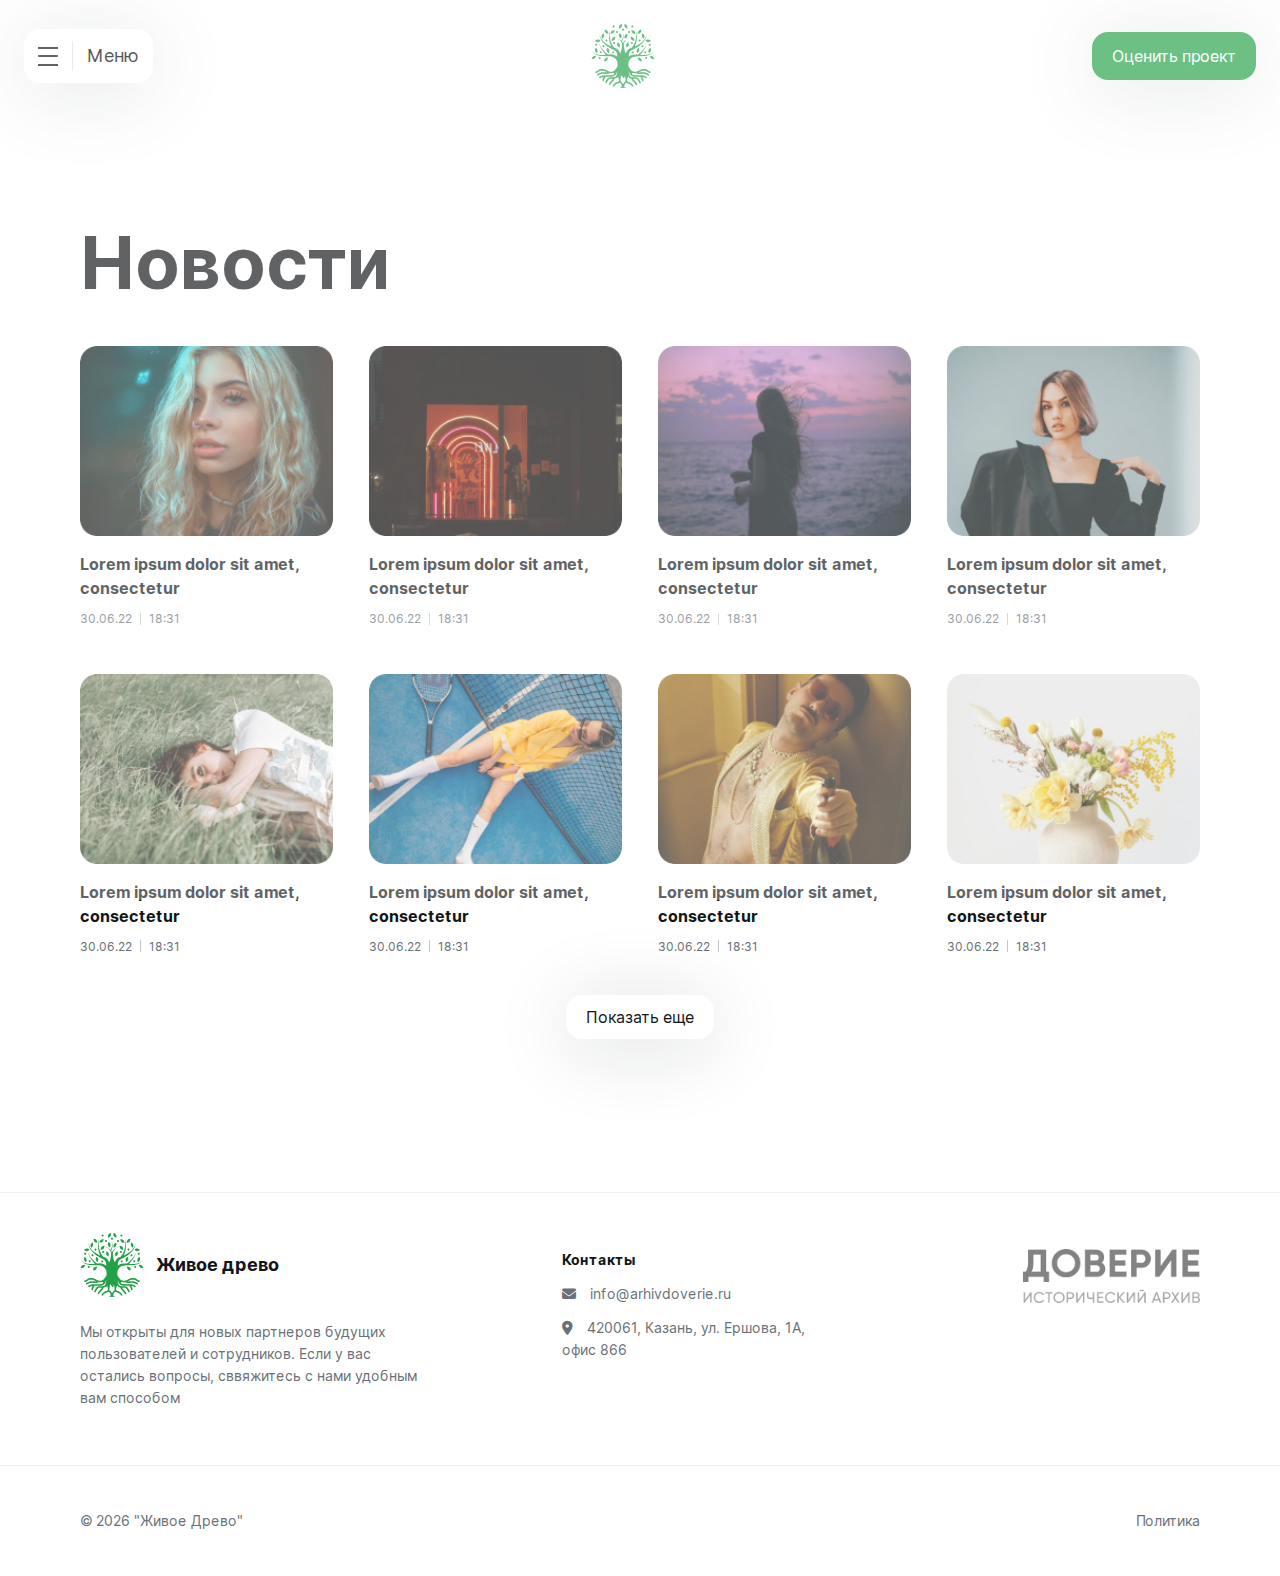
<file: news.html>
<!DOCTYPE html>
<html>

<head>

	<meta charset="utf-8">
	<!-- <base href="/"> -->

	<title>«Живое древо» - частный исторический архив, создание семейного древа</title>
	<meta name="description" content="Проект «Живое древо» позволяет создавать семейный архив, генеалогическое древо. хранить документ и семейную медиагалерею.">
	<meta name="Keywords" content="живое древо, генеалогическое древо, личный исторический архив, семейный архив, семейная медиагалерея"> 
	<meta name="viewport"
		content="width=device-width, initial-scale=1.0, minimum-scale=1.0, maximum-scale=1.0, user-scalable=no">
	<meta name="robots" content="all" />
	
	<meta property="og:image" content="images/bg.png">
	<meta property="og:title" content="«Живое древо» - частный исторический архив, создание семейного древа"/>
	<meta property="og:description" content="Проект «Живое древо» позволяет создавать семейный архив, генеалогическое древо. хранить документ и семейную медиагалерею."/>
	<meta property="og:image" content="images/bg.png"/>
	<link rel="canonical" href="/"/>
	<link rel="icon" href="images/favicon.png">
	<link rel="stylesheet" href="libs/bootstrap/css/bootstrap-reboot.min.css">
	<link rel="stylesheet" href="libs/bootstrap/css/bootstrap-grid.min.css">
	<link rel="stylesheet" href="libs/fa/all.min.css">
	<link rel="stylesheet" href="libs/swiper/swiper-bundle.min.css">
	<link rel="stylesheet" href="libs/magnific-popup/magnific-popup.css">
	<link rel="stylesheet" href="css/main.css">
	<link rel="stylesheet" href="css/media.css">


	<script src="libs/jquery/jquery-3.6.0.min.js"></script>

	<script src="js/common.js" defer></script>
	<script src="libs/swiper/swiper-bundle.min.js"></script>
	<script src="libs/magnific-popup/jquery.magnific-popup.min.js"></script>
</head>

<body>
	<div id="preloader">
		<div id="status-img">
			<img src="images/logo.svg" alt="">
		</div>
	</div>
	<main id="main-content">
			<header>
				<button class="menu-btn">
					<div class="menu-burger">
						<span></span>
					</div>
					<div class="menu-title">Меню</div>
				</button>
				<ul class="primary-menu">
					<li><a href="#about">О проекте</a></li>
					<li><a href="#modules">Модули проекта</a></li>
					<li><a href="#opportunities">Возможности</a></li>
					<li><a href="#team">Команда проекта</a></li>
					<li><a href="#roadmap">Дорожная карта</a></li>
					<li><a href="#faq">Вопросы и ответы</a></li>
					<li><a href="#news">Новости</a></li>
					<li class="hide-on-desk"><a href="#rate">Оценить проект</a></li>
					<li class="lang">
						Язык
						<ul>
							<li><a href="#">RU</a></li>
							<li><a href="#">ENG</a></li>
							<li><a href="#">TAT</a></li>
						</ul>
					</li>
				</ul>
				<a href="/" class="logotype">
					<img src="images/logo.svg" alt="">
				</a>
				<a href="#rate" class="main-btn hide-on-mob">Оценить проект</a>
			</header>
            <section class="news-feed">
                <div class="container">
                    <div class="row">
                        <div class="col-12">
                            <h1>Новости</h1>
                        </div>
                    </div>
                    <div class="row">
                        <div class="col-lg-3">
                            <a href="#" class="news-item">
                                <div class="news-thumbnail">
                                    <img src="images/news/news1.jpg" alt="">
                                </div>
                                <h4>Lorem ipsum dolor sit amet, consectetur</h4>
                                <div class="news-date">
                                    <time>30.06.22</time>
                                    <time>18:31</time>
                                </div>
                            </a>
                        </div>
                        <div class="col-lg-3">
                            <a href="#" class="news-item">
                                <div class="news-thumbnail">
                                    <img src="images/news/news2.jpg" alt="">
                                </div>
                                <h4>Lorem ipsum dolor sit amet, consectetur</h4>
                                <div class="news-date">
                                    <time>30.06.22</time>
                                    <time>18:31</time>
                                </div>
                            </a>
                        </div>
                        <div class="col-lg-3">
                            <a href="#" class="news-item">
                                <div class="news-thumbnail">
                                    <img src="images/news/news3.jpg" alt="">
                                </div>
                                <h4>Lorem ipsum dolor sit amet, consectetur</h4>
                                <div class="news-date">
                                    <time>30.06.22</time>
                                    <time>18:31</time>
                                </div>
                            </a>
                        </div>
                        <div class="col-lg-3">
                            <a href="#" class="news-item">
                                <div class="news-thumbnail">
                                    <img src="images/news/news4.jpg" alt="">
                                </div>
                                <h4>Lorem ipsum dolor sit amet, consectetur</h4>
                                <div class="news-date">
                                    <time>30.06.22</time>
                                    <time>18:31</time>
                                </div>
                            </a>
                        </div>
                        <div class="col-lg-3">
                            <a href="#" class="news-item">
                                <div class="news-thumbnail">
                                    <img src="images/news/news5.jpg" alt="">
                                </div>
                                <h4>Lorem ipsum dolor sit amet, consectetur</h4>
                                <div class="news-date">
                                    <time>30.06.22</time>
                                    <time>18:31</time>
                                </div>
                            </a>
                        </div>
                        <div class="col-lg-3">
                            <a href="#" class="news-item">
                                <div class="news-thumbnail">
                                    <img src="images/news/news6.jpg" alt="">
                                </div>
                                <h4>Lorem ipsum dolor sit amet, consectetur</h4>
                                <div class="news-date">
                                    <time>30.06.22</time>
                                    <time>18:31</time>
                                </div>
                            </a>
                        </div>
                        <div class="col-lg-3">
                            <a href="#" class="news-item">
                                <div class="news-thumbnail">
                                    <img src="images/news/news7.jpg" alt="">
                                </div>
                                <h4>Lorem ipsum dolor sit amet, consectetur</h4>
                                <div class="news-date">
                                    <time>30.06.22</time>
                                    <time>18:31</time>
                                </div>
                            </a>
                        </div>
                        <div class="col-lg-3">
                            <a href="#" class="news-item">
                                <div class="news-thumbnail">
                                    <img src="images/news/news8.jpg" alt="">
                                </div>
                                <h4>Lorem ipsum dolor sit amet, consectetur</h4>
                                <div class="news-date">
                                    <time>30.06.22</time>
                                    <time>18:31</time>
                                </div>
                            </a>
                        </div>
                    </div>
                    <div class="show-more-content">
                        <div class="row">
                            <div class="col-lg-3">
                                <a href="#" class="news-item">
                                    <div class="news-thumbnail">
                                        <img src="images/news/news5.jpg" alt="">
                                    </div>
                                    <h4>Lorem ipsum dolor sit amet, consectetur</h4>
                                    <div class="news-date">
                                        <time>30.06.22</time>
                                        <time>18:31</time>
                                    </div>
                                </a>
                            </div>
                            <div class="col-lg-3">
                                <a href="#" class="news-item">
                                    <div class="news-thumbnail">
                                        <img src="images/news/news6.jpg" alt="">
                                    </div>
                                    <h4>Lorem ipsum dolor sit amet, consectetur</h4>
                                    <div class="news-date">
                                        <time>30.06.22</time>
                                        <time>18:31</time>
                                    </div>
                                </a>
                            </div>
                            <div class="col-lg-3">
                                <a href="#" class="news-item">
                                    <div class="news-thumbnail">
                                        <img src="images/news/news7.jpg" alt="">
                                    </div>
                                    <h4>Lorem ipsum dolor sit amet, consectetur</h4>
                                    <div class="news-date">
                                        <time>30.06.22</time>
                                        <time>18:31</time>
                                    </div>
                                </a>
                            </div>
                        </div>
                    </div>
    
                    <div class="row">
                        <div class="col-12 text-center">
                            <a href="#" class="alt-btn button-middle mt-20 show-more">Показать еще</a>
                        </div>
                    </div>
                </div>
            </section>
            <footer>
                <div class="container">
                    <div itemscope itemtype="http://schema.org/Organization"></div>
                    <div class="row">
                        <div class="col-md-4">
                            <div class="footer-widget">
                                <a href="#" class="logotype">
                                    <img src="images/logo.svg" alt="">
                                    <span itemprop="name">Живое древо</span>
                                </a>
                                <p>Мы открыты для новых партнеров будущих пользователей и сотрудников. Если у вас остались
                                    вопросы, сввяжитесь с нами удобным вам способом</p>
                            </div>
                        </div>
                        <div class="offset-md-1 col-md-3">
                            <div class="footer-widget">
                                <div class="widget-title">
                                    Контакты
                                </div>
                                <nav class="widget-menu">
                                    <ul itemprop="address" itemscope itemtype="http://schema.org/PostalAddress">
                                        <li><a href="mailto:info@arhivdoverie.ru"><i class="fa fa-envelope"></i><span itemprop="email">info@arhivdoverie.ru</span></a></li>
                                        <li><i class="fa-solid fa-location-dot"></i><span itemprop="postalCode">420061</span>, <span itemprop="addressLocality">Казань</span>, <span itemprop="streetAddress">ул. Ершова, 1А, офис 866</span></li>
                                    </ul>
                                </nav>
                            </div>
                        </div>
                        <div class="offset-md-1 col-md-3">
                            <div class="footer-widget">
                                 <div class="footer-widget-image">
                                     <a href="https://arhivdoverie.ru" target="_blank">
                                        <img src="images/logo-text.png" alt="">
                                     </a>
                                 </div>
                            </div>
                        </div>
                    </div>
                    </div>
                </div>
            </footer>
            <div class="copyrights">
                <div class="container">
                    <div class="row">
                        <div class="col-12">
                            <div class="copyrights-widgets">
                                <div class="copyright-widget">
                                    © <span id="copyright-year"></span> "Живое Древо"
                                </div>
                                <div class="copyright-widget">
                                    <ul>
                                        <li><a href="/upload/policy.pdf" target="_blank">Политика</a></li>
                                    </ul>
                                </div>
                            </div>
                        </div>
                    </div>
                </div>
            </div>
        </main>
    </body>
    
    </html>
</file>
<file: css/main.css>
/* USER VARIABLES SECTION */

:root {
	--accent: #33b1ff;
	--main-text: #121619;
	--sec-text: #697077;
	--regular-text: 18px;
	--lineheight: 30px;
	--userfont: inter-st, sans-serif;
	--systemfont: -apple-system, BlinkMacSystemFont, Arial, sans-serif;
	--box-shadow: 0px 8px 80px rgba(18, 22, 25, 0.16);
	--alt: #24A148;
}

/* BOOTSTRAP SETTINGS SECTION */

/* gutter 20px (10px + 10px). Comment this code for default gutter start at 1.5rem (24px) wide. */
.container, .container-fluid, .container-lg, .container-md, .container-sm, .container-xl, .container-xxl { --bs-gutter-x: .625rem; }
.row, .row > * { --bs-gutter-x: 2.25rem; }

/* FONTS LOAD SECTION */

@font-face { src: url("../fonts/Inter-Regular.woff2") format("woff2"); font-family: "inter-st"; font-weight: 400; font-style: normal; }
@font-face { src: url("../fonts/Inter-Italic.woff2") format("woff2"); font-family: "inter-st"; font-weight: 400; font-style: italic; }
@font-face { src: url("../fonts/Inter-Medium.woff2") format("woff2"); font-family: "inter-st"; font-weight: 500; font-style: normal; }
@font-face { src: url("../fonts/Inter-Bold.woff2") format("woff2"); font-family: "inter-st"; font-weight: 700; font-style: normal; }
@font-face { src: url("../fonts/Inter-BoldItalic.woff2") format("woff2"); font-family: "inter-st"; font-weight: 700; font-style: italic; }

/* GENERAL CSS SETTINGS */

::placeholder { color: #666; }
::selection { background-color: var(--accent); color: #fff; }
input, textarea { outline: none; }
input:focus:required:invalid, textarea:focus:required:invalid { border-color: red; }
input:required:valid, textarea:required:valid { border-color: green; }

body {
	font-family: var(--userfont);
	font-size: var(--regular-text);
	line-height: var(--lineheight);
	color: var(--sec-text);
	min-width: 320px;
	position: relative;
	overflow-x: hidden;
}
h1,h2,h3,h4,h5{
	font-weight: 700;
	color: var(--main-text)
}
h1{
	font-size: 72px;
}
h2{
	font-size: 48px;
}
h3{
	font-size: 28px;
}
h4{

}
.hide-on-desk{
	display: none;
}
/* USER STYLES */
.text-center{
	text-align: center;
}
.mb-80{
	margin-bottom: 80px;
}
.mb-60{
	margin-bottom: 60px;
}
.mt-20{
	margin-top: 20px;
}
.image {
	max-width: 100%;
	margin-bottom: var(--bs-gutter-x);
	border-radius: 4px;
}

.accent {
	color: var(--accent);
	font-weight: bold;
}
.relative{
	position: relative;
}
section{
	padding: 80px 0;
	position: relative;
}
.lg-section{
	padding: 150px 0;
}
.section-text-widget h2{
	margin-bottom: 40px;
}
.section-text-widget h4{
	margin-bottom: 24px;
}
.section-text-widget h4 span{
	color: rgba(105, 112, 119, 0.4);
    font-weight: 400;
    position: relative;
    padding-left: 40px;
}
.section-text-widget h4 span::after{
	content: '';
    width: 24px;
    height: 1px;
    background: rgba(105, 112, 119, 0.4);
    position: absolute;
    top: 0;
    left: 0;
    bottom: 0;
    right: 0;
    margin: auto 8px;
}
/*first screen and header*/
header{
	display: flex;
	justify-content: space-between;
	padding: 24px;
	position: absolute;
	width: 100%;
	align-items: center;
    top: 0;
	z-index: 17;
	transition: 0.2s ease;
}
header.sticky-menu{
	position: fixed;
	background: #fff;
	transition: 0.2s ease;
}
header ul{
	position: absolute;
	border-radius: 16px;
	box-shadow: var(--box-shadow);
	background: #fff;
	margin-bottom: 0;
	padding-left: 0;
	list-style: none;
	padding: 20px;
	top: 90%;
	opacity: 0;
	visibility: hidden;
	transition: 0.3s ease;
}
header ul.active{
	opacity: 1;
	visibility: visible;
	transition: 0.3s ease;
}
header ul li{margin: 20px 0 0 0;}
header ul li:first-child{margin-top: 0;}
header ul li:last-child{margin-bottom: 0;}
header ul li a{
	color: var(--main-text);
	text-decoration: none;
	font-size: 16px;
	transition: 0.2s ease;
	
}
header ul li a:hover{
	opacity: 0.8;
	transition: 0.2s ease;
	color: inherit;
}
.button-middle{
	width: auto;
}
.alt-btn{
	background: #fff;
	box-shadow: var(--box-shadow);
	color: var(--main-text);
	text-align: center;
	font-size: 16px;
	border-radius: 16px;
	padding: 12px 20px;
	text-decoration: none;
	transition: 0.2s ease;
}
button{
	border: none;
	outline: none;
}
.alt-btn:hover{
	transition: 0.2s ease;
	color: inherit;
	opacity: 0.8;
}
.main-btn{
	background: var(--alt);
	padding: 12px 20px;
	border-radius: 16px;
	box-shadow: var(--box-shadow);
	color: #fff;
	text-decoration: none;
	font-size: 16px;
	line-height: 24px;
	transition: 0.2s ease;
}
.main-btn:hover{
	transition: 0.2s ease;
	opacity: 0.9;
	color: #fff
}
.menu-btn{
	background: #fff;
	padding: 12px 14px;
	border: none;
	outline: none;
	box-shadow: var(--box-shadow);
	border-radius: 16px;
	position: relative;
	display: flex;
	align-items: center;
	justify-content: space-between;
	transition: 0.2s ease;
}
.menu-btn:hover {
	transition: 0.2s ease;
	opacity: 0.9;
}
.menu-btn .menu-burger{
	position: relative;
	height: 19px;
	width: 20px;
	cursor: pointer;
	margin-left: auto;
	margin-right: 14px;
}
.menu-btn .menu-title{
	border-left: 1px solid #DDE1E6;
	padding-left: 14px;
}
.menu-btn .menu-burger span{
	background-color: var(--main-text);
	position: absolute;
	left: 0;
	top: 8px;
	width: 20px;
	height: 2px;
	border-radius: 2px;
	transition: .2s ease;
}
.menu-btn .menu-burger::after,.menu-btn .menu-burger::before{
	content:'';
	background-color: var(--main-text);
	height: 2px;
	width: 20px;
	position: absolute;
	transition: .2s ease;
	left: 0;
}
.menu-btn .menu-burger::after{
	bottom: 0;
}
.menu-btn .menu-burger::before{
	top: 0;
}
section.first-screen{
	background: url(../images/bg.png);
	height: 100vh;
	background-position: bottom right;
    background-repeat: no-repeat;
	position: relative;
	width: 100%;
	display: flex;
	align-items: center;
	padding: 0;

}
.title-wrap {
    display: flex;
    flex-direction: column;
    height: 100%;
    width: auto;
    margin: auto;
    justify-content: center;
}
.title-wrap h1{
	margin-bottom: 40px;
	color: #006400;
}
.title-wrap p{
	color: #697077;
	width: 70%;
	margin-bottom: 0;
}


/*promo video*/
#video-carousel{
	overflow: hidden;
}
.video-nav{
	position: absolute;
	width: 100%;
}

.modules-btn.video-next,.modules-btn.video-prev{
	top: 50%;
	position: absolute;
	border-color: #dbdbdb;
	z-index: 3;
}
.video-prev{
	left: 3%;
}
.video-next{
	right: 3%;
	margin-left: 0;
}
.modules-btn.video-next i,.modules-btn.video-prev i{
	color: #fff;
}

.video-wrap{
	
	background-size: cover;
	background-position: center center;
	width: 100%;
	border-radius: 16px;
	display: flex;
    align-items: center;
    justify-content: center;
	text-align: center;
	flex-flow: column;
	color: #fff;
	padding: 208px 0;
}
.video-wrap h2{
	margin-bottom: 64px;
	color: #fff;
}
.video-wrap .play-btn{
	display: flex;
	flex-flow: column;
	align-items: center;
	justify-content: space-between;
}
.video-wrap .play-btn a{
	color: var(--alt);
	font-size: 24px;
	background: #fff;
	border-radius: 100%;
	padding: 33px;
	width: 96px;
	height: 96px;
	transition: 0.2s ease;

}
.video-wrap .play-btn a:hover{
	opacity: 0.8;
	transition: 0.2s ease;
}
.video-wrap .play-btn span{
	margin-top: 16px;
	font-size: 18px;
	font-weight: 700;
}
/*about section */
section.about:after{
	-webkit-transform: translate3d(0,0,0);
    content: '';
    background: #9EF0F0;
    filter: blur(235px);
    transform: rotate(75deg);
    width: 493px;
    height: 249px;
    position: absolute;
    right: 0;
    bottom: -114%;
    z-index: 0;
}
main#main-content{
	overflow: hidden;
}
.about-steps{
	height: 100%;
	display: flex;
	align-items: flex-end;
	justify-content: flex-end;
}
.about-steps ul{
	list-style: none;
	padding-left: 20px;
}
.about-steps ul li{
	font-size: 24px;
	padding: 24px 0;
	color: var(--main-text);
	border-top: 1px solid rgba(105, 112, 119, 0.1);
}
.about-steps ul li:last-child{
	border-bottom: 1px solid rgba(105, 112, 119, 0.1);
}
.about-steps ul li span{
	margin-right: 20px;
	color: var(--sec-text);
}
/*modules section*/
.modules{
	overflow: hidden;
}

.modules-carousel .swiper-slide{
	background: #fff;
	border-radius: 16px;
	padding: 40px;
	width: 40%;
	height: 380px;
}
.modules-carousel .swiper-slide .moudule-icon{
	background: rgba(105, 112, 119, 0.08);
	border-radius: 100%;
	display: flex;
	align-items: center;
	justify-content: center;
	width: 72px;
	height: 72px;
	padding: 8px;
	margin-bottom: 40px;
}
.modules-carousel .swiper-slide  h4{
	margin-bottom: 16px;
}
.modules-carousel .swiper-slide  p{
	margin-bottom: 0;
}
.modules-nav{
	position: relative;
	display: flex;
	justify-content: flex-end;
	align-items: center;
} 
.modules-btn.swiper-button-disabled{
	opacity: 0.1;
}

.modules-btn{
	border: 1px solid rgba(105, 112, 119, 0.1);
	border-radius: 100%;
	padding: 12px;
	width: 46px;
	height: 46px;
	display: flex;
	align-items: center;
	justify-content: center;
	transition: 0.2s ease;
}
.modules-btn:last-child{
	margin-left: 24px;
}

.modules-btn i{
	color: var(--main-text);
	font-size: 22px;
}
/*users*/
section.users.lg-section:before {
    content: '';
    background: #33B1FF;
    filter: blur(235px);
    -webkit-transform: translate3d(0,0,0);
    width: 314px;
    height: 264px;
    position: absolute;
    left: 14%;
    top: -25%;
    z-index: -1;
}
.users-bg{
	background: url(../images/users.png);
    width: 100%;
    height: 100%;
    position: absolute;
    background-repeat: no-repeat;
    left: 0;
    top: 0;
    background-position: center left;
	z-index: -1;
}
/*analysis*/
.analysis-bg{
	background: url(../images/analysis.png);
    width: 100%;
    height: 100%;
    position: absolute;
    background-repeat: no-repeat;
    right: 0;
    top: 0;
    background-position: center right;
	z-index: -1;
}
.analysis::after{
	content: '';
	background: #0F62FE;
	filter: blur(235px);
	-webkit-transform: translate3d(0,0,0);
	transform: rotate(-75deg);
    height: 206px;
    width: 293px;
	position: absolute;
	right: 0;
	bottom: 0;
	z-index: -2;
}
/*chat with family*/
.chat-bg{
	background: url(../images/chat.png);
    width: 100%;
    height: 100%;
    position: absolute;
    background-repeat: no-repeat;
    left: 0;
    top: 0;
    background-position: left center;
	z-index: -1;
}
.chat::after{
	content: '';
	background: #9EF0F0;
	filter: blur(289px);
	-webkit-transform: translate3d(0,0,0);
	transform: rotate(75deg);
	width: 493px;
	height: 551px;
	position: absolute;
	left: 0;
	bottom: 0;
	z-index: -2;
}
/*media gallery*/
.gallery-bg {
	background: url(../images/media-gallery.png);
    width: 100%;
    height: 100%;
    position: absolute;
    background-repeat: no-repeat;
    right: 0;
    top: 0;
    background-position: center right;
	z-index: -1;
}
/*team section*/
section.team:after {
    background: #33B1FF;
    filter: blur(360px);
	-webkit-transform: translate3d(0,0,0);
    content: '';
    width: 169px;
    height: 351px;
    position: absolute;
    right: 0;
    bottom: -55%;
}
.team-carousel{
	height: 320px;
	overflow: hidden;
	position: relative;
}
.additional-styles-carousel .swiper-pagination{
	right: 0%;
	display: flex;
    flex-flow: column;
    align-items: flex-end;
}
.additional-styles-carousel .swiper-pagination .swiper-pagination-vertical.swiper-pagination-bullets .swiper-pagination-bullet, .swiper-vertical>.swiper-pagination-bullets .swiper-pagination-bullet{
	margin: 12px 0;
}
.additional-styles-carousel .swiper-pagination .swiper-pagination-bullet{
	background: #DDE1E6;
	opacity: 1;
}
.additional-styles-carousel .swiper-pagination .swiper-pagination-bullet-active{
	background: var(--alt);
}
.team-carousel .swiper-slide {
    display: flex;
    align-items: center;
    justify-content: flex-start;
}
.team-member img{
	border-radius: 16px;
}
.team-carousel .swiper-slide .team-member-info{
	margin-left: 32px;
	margin-right: 80px;
}
/*parthners*/
.parthners{
	background: rgba(105, 112, 119, 0.04);
}
.parthners-logos {
    display: flex;
    flex-flow: row;
    justify-content: space-between;
}
.parthners-logos img {
    object-fit: contain;
    margin: 40px 0;
}
/*faq*/
.faq::before{
	background: #0F62FE;
    filter: blur(199px);
    transform: rotate(-75deg);
    -webkit-transform: translate3d(0,0,0);
    content: '';
    width: 321px;
    height: 351px;
    position: absolute;
    left: -8%;
    bottom: -17%;
    z-index: -1;
}
.faq-accordion  > .faq-accordion-item > .toggle-accordion  + * {
	display: none;
}
.faq-accordion > .faq-accordion-item > .toggle-accordion.active + * {
    display: block;
}

.faq-accordion .toggle-accordion-content{
	font-size: 16px;
	color: var(--sec-text);
	padding: 0 24px 27px 24px;
}
.faq-accordion-item{
	margin-top: 8px;
}
.toggle-accordion{
	padding: 27px 24px;
	position: relative;
    display: flex;
    justify-content: space-between;
    align-items: center;
}
.faq-accordion-item:last-child{
	margin-bottom: 0;
}
.faq-accordion-item{
	background: #FFFFFF;
	border: 1px solid rgba(105, 112, 119, 0.2);
	box-sizing: border-box;
	border-radius: 16px;
	color: var(--main-text);
	-webkit-touch-callout: none;
	-webkit-user-select: none;   
	-khtml-user-select: none;    
	-moz-user-select: none;      
	-ms-user-select: none;       
	user-select: none;
	box-shadow: 0px 4px 20px rgba(18, 22, 25, 0.08)        
}
.toggle-accordion{
	position: relative;
}
.toggle-accordion:after {
    font-family: "Font Awesome 5 Free";
   content: "\f107";
   font-weight: 900;
   color: var(--sec-text);
   transition: 0.1s ease;
}
.toggle-accordion.active:after{
	transition: 0.1s ease;
	transform: rotate(180deg);
}
.toggle-accordion:hover{
	cursor: pointer;
}
/*news*/
.news-item{
	margin-bottom: 40px;
	text-decoration: none;
	transition: 0.2s ease;
	display: block;
}

.news-item:hover h4,.news-item:hover time, .news-item:hover img{
	transition: 0.2s ease;
	opacity: 0.8;
}
.news-item .news-thumbnail{
	margin-bottom: 16px;
}
.news-item .news-thumbnail img{
	width: 100%;
    object-fit: cover;
    max-height: 180px;
    border-radius: 16px;
}
.news-item h4{
	margin-bottom: 4px;
	font-size: 16px;
	line-height: 24px;
}
.page-content .news-date{
	color: var(--sec-text);
	display: flex;
    justify-content: flex-end;
	margin-top: 2rem;
}
.news-item .news-date,.roadmap-content time{
	color: var(--sec-text);
	font-size: 12px;
}
.news-item .news-date time,.page-content .news-date time{
	position: relative;
	margin-right: 14px;
}
.news-item .news-date time:first-child:after{
	content: '';
    width: 1px;
    height: 12px;
    background: rgba(105, 112, 119, 0.4);
    position: absolute;
    top: 0;
    bottom: 0;
    margin: auto 8px;
}
/*contact form*/
.contact-form{
	border-radius: 24px;
	background: #fff;
	position: relative;
	padding: 32px;
}
.form-inputs label{
	margin-bottom: 8px;
}

.submit-items span{
	font-size: 13px;
	margin-left: 23px;
}
.form-group.submit-items{
	justify-content: space-between;
	margin-top: 32px;
}
input{
	margin-bottom: 28px;
}
textarea{
	resize: none;
}
input, textarea{
	border: 1px solid rgba(105, 112, 119, 0.2);
	box-sizing: border-box;
	border-radius: 12px;
	background: #fff;
	padding: 13px 16px;
	color: var(--main-text);
	font-size: 14px;
}
.rating-form{
	margin-bottom: 34px;
}
.contact-form .rating-form .form-group label{
	font-size: 28px;
}
.starPicker{
	cursor: pointer;
    transition: .3s;
    -webkit-transition: .3s;
}
.contact-form .form-inputs {
    display: flex;
    flex-flow: column;
}
.contact-form:before{
	content: '';
    position: absolute;
    background: #33B1FF;
    filter: blur(78px);
	-webkit-transform: translate3d(0,0,0);
    width: 471px;
    height: 396px;
    z-index: -1;
    left: 0;
    top: 0;
}
.contact-form:after{
    content: '';
    position: absolute;
    background: #0F62FE;
    filter: blur(115px);
	-webkit-transform: translate3d(0,0,0);
    transform: rotate(-75deg);
    width: 185px;
    height: 104px;
    z-index: -1;
    right: 0;
    bottom: 5%;
}
.contact-form label{
	font-size: 12px;
	font-weight: 500;
	color: var(--main-text);
}
 .fa-star {
    
	color: #E1E2E4;
    padding: 0 4px;
}
.clickedStar{
	color: #F9A702;
}
.radioBtnStar{
    display: none;
}
.ratingDiv{
  text-align:center;
  margin-top:8em;
}

.form-group{
  display: flex;
  margin-top: 13px;
}

/*footer*/
footer {
	margin-top: 80px;
	font-size: 14px;
	line-height: 22px;
	background: #fff;
}
footer .logotype{
	margin-bottom: 24px;
    display: flex;
    align-items: center;
	text-decoration: none;
	transition: 0.2s ease;
}
footer .logotype:hover{
	transition: 0.2s ease;
	opacity: 0.8;
}
footer .logotype span{
	color: var(--main-text);
	font-size: 18px;
	font-weight: bold;
	margin-left: 12px;
}
.footer-widget .widget-title{
	color: var(--main-text);
	font-size: 14px;
	font-weight: 700;
	margin-bottom: 12px;
	margin-top: 16px;
}
.footer-widget-image a{
	display: flex;
	justify-content: flex-end;
}
.footer-widget-image img{
	width: 70%;
	margin-top: 16px;
	display: flex;
    filter: grayscale(1);
	transition: 0.2s ease;
}
.footer-widget-image img:hover{
	opacity: 0.8;
	transition: 0.2s ease;
}
.footer-widget ul{
	list-style: none;
	padding-left: 0;
	margin-bottom: 0;
}
.footer-widget .widget-menu ul li{
	margin-bottom: 12px;
}
.footer-widget .widget-menu ul li i{
	margin-right: 14px;
}
.footer-widget .widget-menu ul li a{
	font-size: 14px;
	text-decoration: none;
	color: inherit;
	transition: 0.2s ease;
}
.footer-widget .widget-menu ul li a:hover{
	opacity: 0.8;
	transition: 0.2s ease;
}
.social-menu ul{
	display: flex;
	justify-content: flex-start;
	list-style: none;
	padding-left: 0;
	margin-bottom: 0;
}
.social-menu ul li{
	margin-right: 12px;
	transition: 0.8s ease;
}
.social-menu ul li:last-child{
	margin-right: 0;
}
.social-menu ul li:hover{
	opacity: 0.8;
	transition: 0.8s ease;
}
.social-menu ul li a{
	background: #F0F1F1;
	padding: 9px;
	width: 36px;
	height: 36px;
	display: flex;
	align-items: center;
	justify-content: center;
	border-radius: 100%;
	color: var(--sec-text);
	text-decoration: none;
}
.social-menu ul li a i{
	font-size: 20px;
}
.copyrights{
	background: #fff;
}
.copyrights, footer{
	border-top: 1px solid rgba(105, 112, 119, 0.1);
	padding: 40px 0;
}
.copyrights-widgets{
	display: flex;
	align-items: center;
	justify-content: space-between;
	font-size: 14px;
}
.copyrights-widgets ul{
	padding-left: 0;
	list-style: none;
	display: flex;
	justify-content: flex-end;
	margin-bottom: 0;
}
.copyrights-widgets ul li{
	margin-right: 12px;
	position: relative;
}
.copyrights-widgets ul li a{
	color: var(--sec-text);
	text-decoration: none;
	transition: 0.2s ease;
}
.copyrights-widgets ul li a:hover{
	opacity: 0.8;
	transition: 0.2s ease;
}
.copyrights-widgets ul li:last-child{
	margin-right: 0;
}
.copyrights-widgets ul li:last-child::after{
	content: none;
}
.copyrights-widgets ul li::after{
	content: '/';
	margin-left: 12px;
}
/*preloader*/
#preloader {
	position: fixed;
	top:0;
	left:0;
	right:0;
	bottom:0;
	background-color:#fff;
	z-index:99; 
	display: flex;
    align-items: center;
    justify-content: center;
	overflow: hidden;
}
body{
	overflow: hidden;
}
/*roadmap*/
.roadmap-three-mobile {
    display: none;
    justify-content: space-between;
    flex-flow: column;
    height: 308px;
    max-height: 400px;
}
.roadmap-three-mobile .roadmap-item{
	background: #E7E8E8;
	width: 4px;
	height: 100%;
	position: relative;
}
.roadmap-three-mobile .roadmap-item.active:first-child{
	background: #E7E8E8;
}
.roadmap-three-mobile .roadmap-item.active:after{
	background: var(--alt);
}
.roadmap-three-mobile .roadmap-item:after {
    content: '';
    width: 16px;
    height: 16px;
    background: #E7E8E8;
    position: absolute;
	background: var(--alt);
	border-radius: 100%;
	bottom: 50%;
}
.roadmap-three-mobile .roadmap-item:first-child::after{
	top: 0;
}
.roadmap-three-mobile .roadmap-item:last-child::after{
	bottom: 0;
}
.roadmap-three-mobile .roadmap-item.active{
	background: var(--alt);
}
.roadmap-three{
	display: flex;
	justify-content: space-between;
}
.roadmap-three .roadmap-item{
	width: 25%;
	height: 4px;
	background: #E7E8E8;
	position: relative;
}
.roadmap-three .roadmap-item:after {
	content: '';
	width: 16px;
	height: 16px;
	background: #E7E8E8;
	position: absolute;
	right: 0;
	border-radius: 100%;
	top: 0;
	bottom: 0;
	margin: auto;
	z-index: 1;
	}
.roadmap-three .roadmap-item:last-child::after,.roadmap-three .roadmap-item:last-child::before{
	content: none;
}	
.roadmap-three .roadmap-item.active:first-child{
	background: linear-gradient(-90deg, #24A148 0%, rgba(36, 161, 72, 0) 100%);
}
.roadmap-three .roadmap-item.active{
	background: var(--alt);
}
.roadmap-three .roadmap-item.active:after{
	background: var(--alt);
	box-shadow: 0px 0px 11px rgb(36 161 72), 0px 0px 12px rgb(36 161 72), 0px 0px 11px rgb(36 161 72);
}
.roadmap-three .roadmap-item:before{
	content: '';
	width: 1px;
	height: 72px;
	position: absolute;
	background: linear-gradient(180deg, #E7E8E8 0%, #e7e8e829
	100%);
	right: 8px;
}
.roadmap-three .roadmap-item.active:before{
	background: linear-gradient(180deg, #24A148 0%, rgba(36, 161, 72, 0) 100%);
}
.roadmap-three .roadmap-item:nth-child(2)::before{
	top:auto;
	transform: rotate(180deg);
	bottom: 0;
}
.roadmap-three .roadmap-item .roadmap-content{
	position: absolute;
	top: 0;
	margin-top: 86px;
	left: -3%;
}
.roadmap-three .roadmap-item .roadmap-content p{
	font-size: 14px;
	line-height: 22px;
}
.roadmap-three .roadmap-item .roadmap-content h4{
	font-size: 16px;
	line-height: 24px;
	margin-bottom: 0;
}
.roadmap-three .roadmap-item:nth-of-type(2n+1) .roadmap-content {
	top: auto;
	bottom: 0;
	margin-bottom: 86px;
	
}
.roadmap-wrap {
	padding: 220px 0;
}
.lang{
	position: relative;
	transition: 0.2s ease;
	color: var(--main-text);
}
header .lang ul{
	display: flex;
	right: 0;
	opacity: 1;
	visibility: visible;
	top: 0;
	position: relative;
}
header .lang ul li{
	margin: 0 10px;
}
header .lang ul li:first-child{
	margin-left: 0;
}
header .lang ul li:last-child{
	margin-right: 0;
}
header .active.lang ul{
	opacity: 1;
	visibility: visible;
}
header .lang:hover{
	cursor: pointer;
}
.news-feed{
	padding: 220px 0 80px 0;
}
.empty-page{
	padding: 220px 0;
}
.news-feed h1{
	margin-bottom: 40px;
}
.news-feed .news-thumbnail img{
	max-height: 400px;
}
hr{
	margin: 2rem 0;
}
</file>
<file: css/media.css>
/* === DESKTOP FIRST === */

/* xl <= Extra extra large (xxl) */
@media (max-width : 1400px) {
	.users-bg,.analysis-bg,.gallery-bg{
		background-size: 45%;
	}
}

/* lg <= Extra large (xl) */
@media (max-width : 1200px) {
	.section-text-widget h4 {
		font-size: 18px;
	}
}

/* md <= Large (lg) */
@media (max-width : 992px) {
	.hide-on-desk{
		display: block;
	}
	header{
		padding: 9px 24px;
	}
	.video-wrap h2{
		font-size: 34px;
	}
	.additional-styles-carousel .swiper-pagination{
		margin-top: 30px;
		display: flex;
		justify-content: center;
		flex-flow: row;
		position: relative;
		display: none;
	}
	section.team:after{
		right: auto;
		left: 0;
		width: 279px;
    height: 240px;
		bottom: -10%;
	}
	.users-bg{
		background-size: 100%;
	}
	.team-carousel .swiper-slide .team-member-info{
		margin-left: 0;
		margin-right: 0;
		margin-top: 25px;
	}

	.news-item .news-thumbnail img{
		max-height: 246px;
	}
	.team-desc{
		color: #121619;
	}
	.team-member-info h3{
		font-size: 18px;
	}
	.team-member-info nav.social-menu{
		position: absolute;
		right: 16px;
		top: 16px;
	}
	.mb-80{
		margin-bottom: 0;
	}
	.text-left-sm{
		text-align: left;
	}
	.team-member {
		display: block;
		width: 100%;
	}
	.users-bg,.analysis-bg,.chat-bg,.gallery-bg{
		position: relative;
		height: 260px;
		background-size: contain;
		background-position: center;
	}
	.parthners-logos img{
		width: 20%;
	}
	.team-carousel .swiper-slide{
		flex-flow: column;
		align-items: flex-start;
		justify-content: flex-start;
	}
	.team-member img{
		width: 100%;
		object-fit: cover;
		max-height: 511px;
		object-position: top;
	}
	.team-carousel{
		height: 100%;
	}
	.sm-order:first-child {
		order: 1;
	}
	.sm-order-alt:last-child{
		order: 1;
	}
	.team-carousel .swiper-wrapper{
		margin-bottom: 36px;
	}
	
	footer:before {
		content: '';
		position: absolute;
		background: #0F62FE;
		filter: blur(115px);
		-webkit-transform: translate3d(0,0,0);
		transform: rotate(-75deg);
		width: 358px;
		height: 52px;
		z-index: 1;
		right: 0;
		top: -21%;
	}
	.contact-form:after{
		content: none;
	}
	.contact-form{
		z-index: 99;
	}
	footer{
		position: relative;
	}
	.contact-form:before{
		content: none;
	}
	.contact .section-text-widget{
		position: relative;
	}
	.contact .section-text-widget::after{
	    content: '';
    position: absolute;
    background: #33B1FF;
    filter: blur(78px);
    -webkit-transform: translate3d(0,0,0);
    width: 471px;
    height: 396px;
    z-index: -1;
    left: 0;
    top: 0;
	}
	.contact .section-text-widget::after {
		content: '';
		position: absolute;
		background: #33B1FF;
		filter: blur(171px);
		-webkit-transform: translate3d(0,0,0);
		width: 194px;
		height: 383px;
		z-index: -1;
		bottom: -230%;
		top: 0;
	}
	section.users.lg-section:before{
		width: 128px;
		height: 264px;
	}
	section.about:after{
		bottom: -38%;
		width: 273px;
    height: 249px;
	right: 5%;
	}
	.chat::after{
		width: 400px;
		height: 257px;
		right: 0;
		bottom: 0;
		left: auto;
	}
	.analysis::after{
		right: auto;
	}
	.modules-carousel .swiper-slide{
		height: auto;
	}
	.faq::before{
		width: 263px;
    	height: 186px;
    	position: absolute;
    	left: -8%;
    	bottom: -16%;
    	z-index: -1;
		display: block;
	}
	.roadmap-wrap{
		
		padding: inherit;
	}
	.roadmap-three-mobile{
		display: flex;
	}
	.roadmap-three{
		justify-content: stretch;
		flex-flow: column;
		position: relative;
		height: 100%;
	}
	.roadmap-three .roadmap-item .roadmap-content{
		left: auto;
		top: auto;
		margin-top: 0;
		position: relative;
		margin-left: 48px;
		margin-bottom: 32px;
	}
	.roadmap-three .roadmap-item .roadmap-content p{
		margin-bottom: 0;
		color: var(--main-text);
		margin-top: 4px;
	}
	.roadmap-content time{
		font-weight: 500;
	}
	.roadmap-three .roadmap-item .roadmap-content p{
		margin-bottom: 0;
	}
	.roadmap-three .roadmap-item{
		width: 100%;
		height: auto;
		border-left: 4px solid #E7E8E8;
	}
	.roadmap-three .roadmap-item.active{
		border-left: 4px solid var(--alt);
		background: transparent;
	}
	.roadmap-three .roadmap-item{
		background: transparent;
	}
	.roadmap-three .roadmap-item:nth-of-type(2n+1) .roadmap-content{
		margin-bottom: 32px;
	}
	.roadmap-three .roadmap-item:nth-of-type(2n+1) .roadmap-content{
		margin-bottom: 32px;
	}
	.roadmap-three .roadmap-item:last-child{
		border: none;
	}
	.roadmap-three .roadmap-item.active:first-child::before{
		content: '';
	}
	.roadmap-three .roadmap-item:after{
		top: auto;
		bottom: auto;
		right: auto;
		left: -10px;
	}
	.roadmap-three .roadmap-item:before{
		width: 34px;
		height: 1px;
		right: auto;
		left: 0;
		top: 7px;
	}
	.roadmap-three .roadmap-item:last-child::before{
		content: '';
	}
	.roadmap-three .roadmap-item:nth-child(2)::before{
		content: none;
	}
	.roadmap-three .roadmap-item .roadmap-content h4{
		line-height: 1;
	}
	.roadmap-three .roadmap-item.active:before {
		background: linear-gradient(90deg, #24A148 0%, rgba(36, 161, 72, 0) 100%);
	}
	.roadmap-three .roadmap-item:before{
		background: linear-gradient(90deg, #E7E8E8 0%, #e7e8e829 100%);
	}
	.roadmap-wrap{
		margin-top: 32px;
	}
	.footer-widget-image a{
		justify-content: flex-start;
	}
	.footer-widget-image img{
		width: 50%;
	}
	.page-title{
		font-size: 32px;
	}
}

/* sm <= Medium (md) */
@media (max-width : 768px) {
	header .lang ul{
		top: 176%;
		margin-right: 0;
		width: auto;
		right: auto;
	}
	#team .modules-nav{
		display: flex;
	}
	.modules-btn.video-next, .modules-btn.video-prev{
		top: 40%;
	}
	.parthners-logos{
		flex-flow: wrap;
	}
	.rating-form{
		margin-bottom: 22px;
	}
	.form-group.submit-items{margin-top: 24px;}
	.button-middle{
		width: 100%;
		display: block;
	}
	textarea{
		height: 96px;
	}
	input{
		margin-bottom: 16px;
	}
	footer:before{
		height: 64px;
	}
	.team-carousel{
		max-height: 620px;
	}
	.section-text-widget h4 {
		font-size: 12px;
	}
	.mb-60{
		margin-bottom: 0;
	}
	.section-text-widget h2{
		font-size: 30px;
		margin-bottom: 32px;
	}
	section{
		padding: 30px 0;
	}
	body{
		font-size: 16px;
	}
	.title-wrap p{
		width: auto;
	}
	.hide-on-mob{
		display: none;
	}
	.menu-btn .menu-title{
		display: none;
	}
	.menu-btn .menu-burger{
		margin-right: 0;
	}
	.menu-btn{
		order: 1;
	}
	header ul{
		margin-right: 24px;
		right: 0;
	}
	.title-wrap h1{
		font-size: 40px;
	}
	section.first-screen{
		background-size: 139%;
	}
	.row.no-gutters-sm > [class^="col-"],.row.no-gutters-sm > [class*=" col-"]{
		padding-right: 0;
		padding-left: 0;
	}
	.video-wrap{
		border-radius: 0;
		padding: 89px 0;
	}
	.video-wrap .play-btn a{
		width: 48px;
		height: 48px;
		font-size: 18px;
		padding: 0;
		text-decoration: none;
		display: flex;
		align-items: center;
		justify-content: center;
	}
	.video-wrap h2,.video-wrap .play-btn span{
		display: none;
	}
	.about-steps{
		display: block;
	}
	.about-steps ul{
		padding-left: 0;
		margin-bottom: 0;
	}
	.about-steps ul li{
		font-size: 18px;
		padding: 16px 0;
	}
	.modules-nav{
		display: none;
	}
	.modules-carousel .swiper-slide{
		padding: 16px;
	}
	.copyrights, footer{
		padding: 32px 0;
	}
	.copyrights-widgets{
		flex-flow: column;
		align-items: flex-start;
	}
	.form-group.submit-items{
		flex-flow: column;
	}
	.submit-items span{
		margin-left: 0;
		margin-top: 24px;
	}
	.contact-form{
		padding: 16px 16px 24px 16px;
		line-height: 20px;
	}
	.contact-form{
		margin-top: 26px;
	}
	.contact-form .form-group label {
		font-size: 34px;
	}
	.news-item h4{
		font-size: 16px;
	}
	.news-item{
		margin-bottom: 24px;
	}

	.toggle-accordion{
		padding: 16px;
	}
	.parthners-logos img{
		width: 100%;
		height: 60px;
	}
	.lg-section{
		padding: 60px 0;
	}
	.team-member img {
		width: 100%;
		object-fit: cover;
		max-height: 330px;
		object-position: top;
	}
	.page-title{
		font-size: 28px;
	}
}

/* xs <= Small (sm) */
@media (max-width : 576px) {
	.team-member img {
		max-height: 240px;
	}
}


/* === MOBILE FIRST === */

/* Custom (xs) */
@media (min-width : 0) {

}

/* Small (sm) */
@media (min-width : 576px) {

}

/* Medium (md) */
@media (min-width : 768px) {

}

/* Large (lg) */
@media (min-width : 992px) {
	
}

/* Extra large (xl) */
@media (min-width : 1200px) {
	.text {
		font-size: 18px;
	}
}

/* Extra extra large (xxl) */
@media (min-width : 1400px) {
	.text {
		font-size: 22px;
	}
}
</file>
